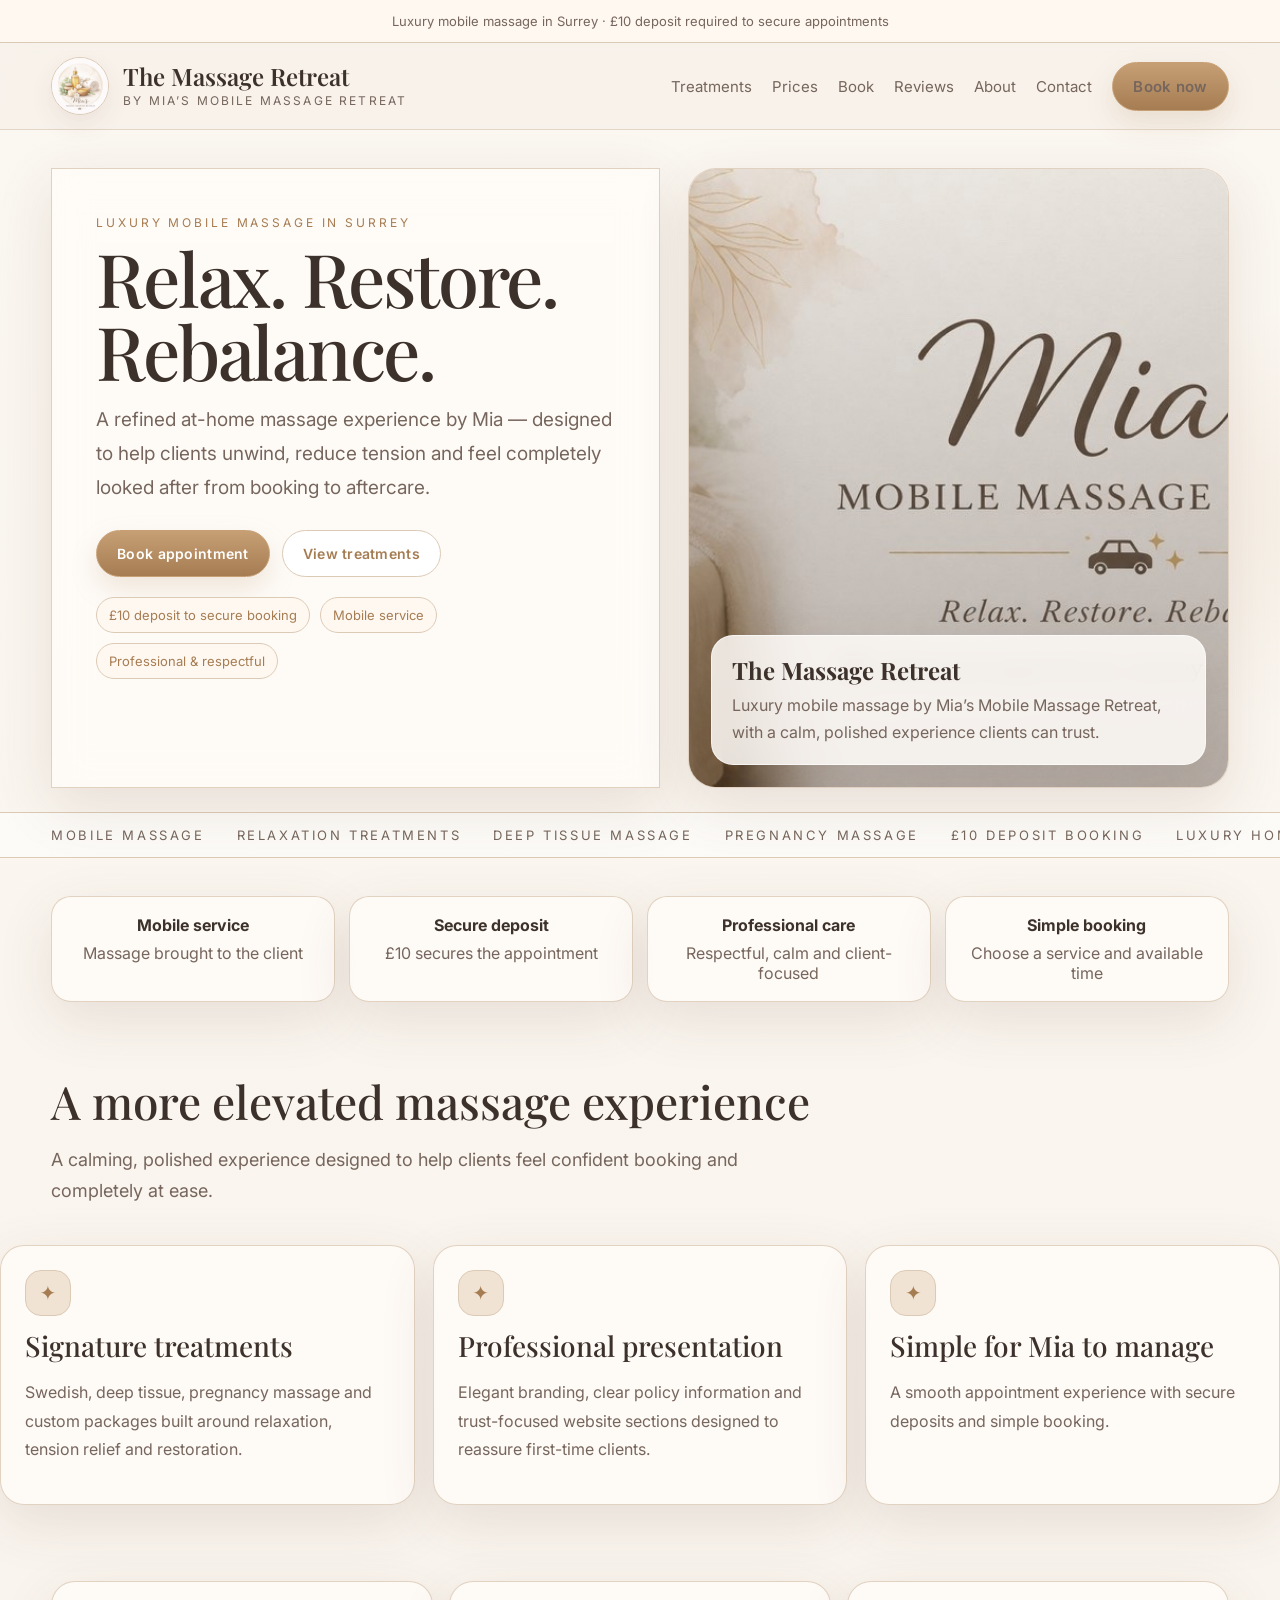
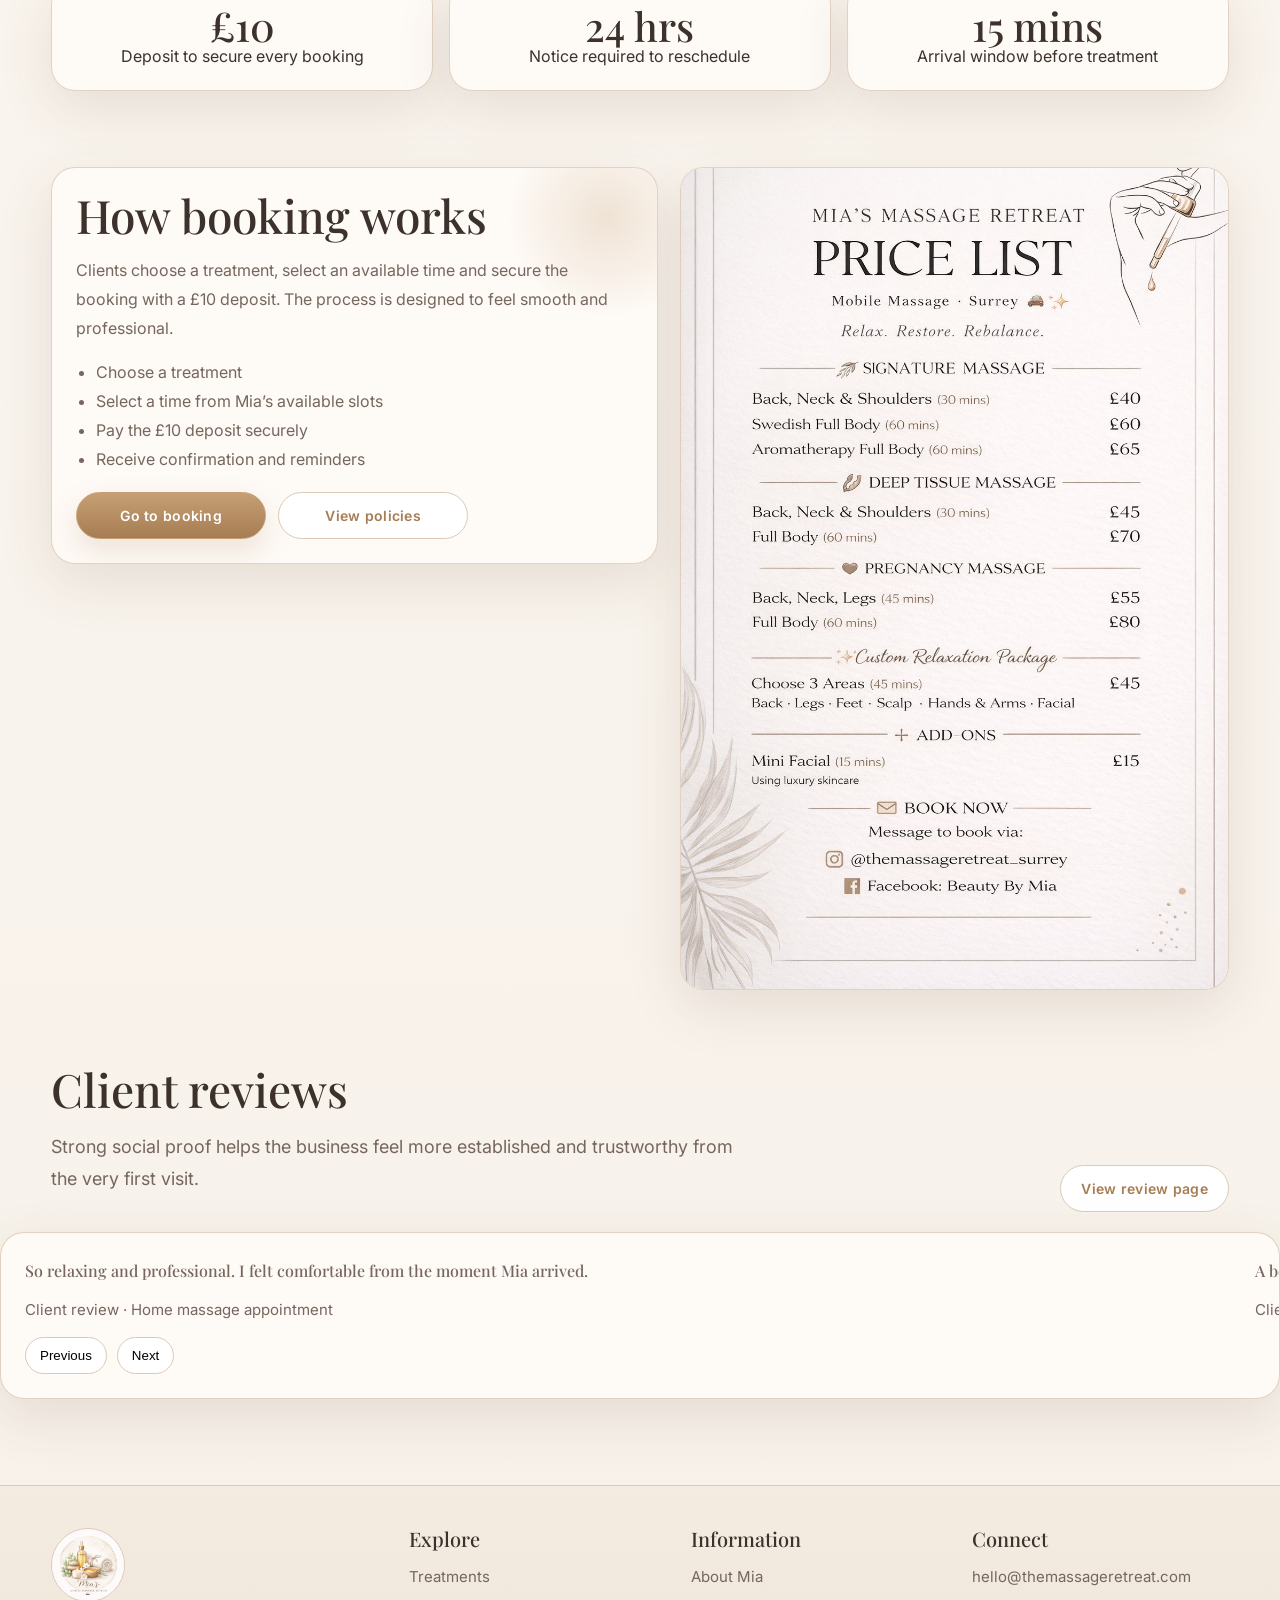
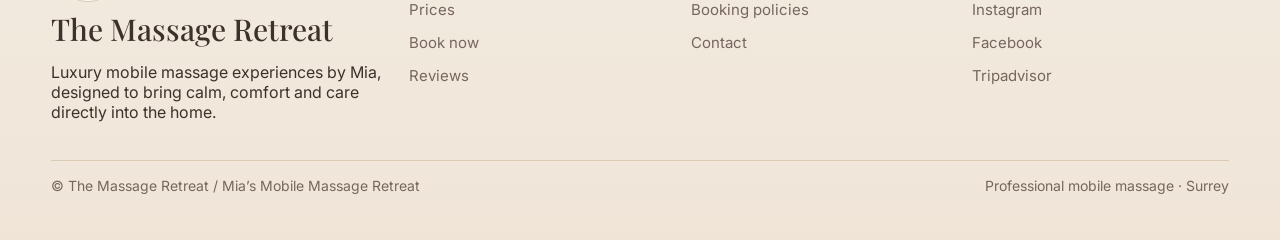
<file: index.html>
<!doctype html>
<html lang="en">
<head>
  <meta charset="utf-8">
  <meta name="viewport" content="width=device-width,initial-scale=1">
  <title>Home | The Massage Retreat</title>
  <meta name="description" content="Luxury mobile massage in Surrey by Mia. Relax, restore and rebalance from the comfort of your own home.">
  <link rel="preconnect" href="https://fonts.googleapis.com">
  <link rel="preconnect" href="https://fonts.gstatic.com" crossorigin>
  <link href="https://fonts.googleapis.com/css2?family=Inter:wght@400;500;600&family=Playfair+Display:wght@500;600&display=swap" rel="stylesheet">
  <link rel="stylesheet" href="/assets/styles.css">
</head>
<body>
  <div class="topbar"><div class="container topbar-inner">Luxury mobile massage in Surrey · £10 deposit required to secure appointments</div></div>
  <header class="site-header">
    <div class="container">
      <div class="nav">
        <a class="brand" href="/">
          <img src="/assets/logo-main.jpeg" alt="The Massage Retreat logo">
          <div><h2>The Massage Retreat</h2><p>by Mia’s Mobile Massage Retreat</p></div>
        </a>
        <nav class="nav-links">
          <a href="/treatments.html">Treatments</a>
          <a href="/prices.html">Prices</a>
          <a href="/book.html">Book</a>
          <a href="/reviews.html">Reviews</a>
          <a href="/about.html">About</a>
          <a href="/contact.html">Contact</a>
          <a class="btn" href="/book.html">Book now</a>
        </nav>
        <button class="mobile-menu-btn" data-menu-btn>Menu</button>
      </div>
      <div class="mobile-panel" data-mobile-panel>
        <a href="/treatments.html">Treatments</a>
        <a href="/prices.html">Prices</a>
        <a href="/book.html">Book</a>
        <a href="/reviews.html">Reviews</a>
        <a href="/about.html">About</a>
        <a href="/contact.html">Contact</a>
      </div>
    </div>
  </header>
  
<main>
  <section class="hero">
    <div class="container hero-grid">
      <div class="glass hero-copy reveal">
        <div class="eyebrow">Luxury mobile massage in Surrey</div>
        <h1>Relax. Restore. Rebalance.</h1>
        <p class="lead">A refined at-home massage experience by Mia — designed to help clients unwind, reduce tension and feel completely looked after from booking to aftercare.</p>
        <div class="hero-actions">
          <a class="btn" href="/book.html">Book appointment</a>
          <a class="btn secondary" href="/treatments.html">View treatments</a>
        </div>
        <div class="inline-tags">
          <span class="tag">£10 deposit to secure booking</span>
          <span class="tag">Mobile service</span>
          <span class="tag">Professional & respectful</span>
        </div>
      </div>
      <div class="glass hero-visual reveal">
        <img src="/assets/hero-main.jpeg" alt="The Massage Retreat brand visual">
        <div class="hero-overlay"></div>
        <div class="floating-card">
          <strong>The Massage Retreat</strong>
          <div style="color:var(--muted);line-height:1.7">Luxury mobile massage by Mia’s Mobile Massage Retreat, with a calm, polished experience clients can trust.</div>
        </div>
      </div>
    </div>
  </section>
  <div class="marquee-wrap">
    <div class="container">
      <div class="marquee">
        <span>Mobile massage</span><span>Relaxation treatments</span><span>Deep tissue massage</span><span>Pregnancy massage</span><span>£10 deposit booking</span><span>Luxury home experience</span>
        <span>Mobile massage</span><span>Relaxation treatments</span><span>Deep tissue massage</span><span>Pregnancy massage</span><span>£10 deposit booking</span><span>Luxury home experience</span>
      </div>
    </div>
  </div>
  <section class="section">
    <div class="container trust-strip">
      <div class="card trust-item reveal"><strong>Mobile service</strong><div style="color:var(--muted);margin-top:8px">Massage brought to the client</div></div>
      <div class="card trust-item reveal"><strong>Secure deposit</strong><div style="color:var(--muted);margin-top:8px">£10 secures the appointment</div></div>
      <div class="card trust-item reveal"><strong>Professional care</strong><div style="color:var(--muted);margin-top:8px">Respectful, calm and client-focused</div></div>
      <div class="card trust-item reveal"><strong>Simple booking</strong><div style="color:var(--muted);margin-top:8px">Choose a service and available time</div></div>
    </div>
  </section>
  <section class="section">
    <div class="container section-head">
      <div>
        <h2 class="section-title">A more elevated massage experience</h2>
        <p class="section-copy">A calming, polished experience designed to help clients feel confident booking and completely at ease.</p>
      </div>
    </div>
    <div class="grid-3">
      <div class="card reveal"><div class="icon">✦</div><h3>Signature treatments</h3><p>Swedish, deep tissue, pregnancy massage and custom packages built around relaxation, tension relief and restoration.</p></div>
      <div class="card reveal"><div class="icon">✦</div><h3>Professional presentation</h3><p>Elegant branding, clear policy information and trust-focused website sections designed to reassure first-time clients.</p></div>
      <div class="card reveal"><div class="icon">✦</div><h3>Simple for Mia to manage</h3><p>A smooth appointment experience with secure deposits and simple booking.</p></div>
    </div>
  </section>
  <section class="section">
    <div class="container stat-row">
      <div class="card stat reveal"><strong>£10</strong><span>Deposit to secure every booking</span></div>
      <div class="card stat reveal"><strong>24 hrs</strong><span>Notice required to reschedule</span></div>
      <div class="card stat reveal"><strong>15 mins</strong><span>Arrival window before treatment</span></div>
    </div>
  </section>
  <section class="section">
    <div class="container booking-layout">
      <div class="card reveal callout">
        <h2 class="section-title">How booking works</h2>
        <p class="section-copy">Clients choose a treatment, select an available time and secure the booking with a £10 deposit. The process is designed to feel smooth and professional.</p>
        <ul><li>Choose a treatment</li><li>Select a time from Mia’s available slots</li><li>Pay the £10 deposit securely</li><li>Receive confirmation and reminders</li></ul>
        <div style="margin-top:18px;display:flex;gap:12px;flex-wrap:wrap"><a class="btn" href="/book.html">Go to booking</a><a class="btn secondary" href="/policies.html">View policies</a></div>
      </div>
      <div class="card image-card reveal"><img src="/assets/pricing-card.jpeg" alt="Massage pricing and treatment details"></div>
    </div>
  </section>
  <section class="section">
    <div class="container section-head">
      <div><h2 class="section-title">Client reviews</h2><p class="section-copy">Strong social proof helps the business feel more established and trustworthy from the very first visit.</p></div>
      <a class="btn secondary" href="/reviews.html">View review page</a>
    </div>
    <div class="card review-slider reveal" data-review-slider>
      <div class="review-track" data-review-track>
        <div class="review-slide"><p class="review-quote" data-review-1>So relaxing and professional. I felt comfortable from the moment Mia arrived.</p><div class="review-meta">Client review · Home massage appointment</div></div>
        <div class="review-slide"><p class="review-quote" data-review-2>A beautiful experience from start to finish. I would absolutely book again.</p><div class="review-meta">Client review · Returning customer</div></div>
        <div class="review-slide"><p class="review-quote" data-review-3>Calm, professional and convenient. Having the treatment at home made all the difference.</p><div class="review-meta">Client review · First-time booking</div></div>
      </div>
      <div class="review-controls"><button class="review-btn" data-prev>Previous</button><button class="review-btn" data-next>Next</button></div>
    </div>
  </section>
</main>

  <footer class="footer">
    <div class="container">
      <div class="footer-grid">
        <div class="footer-brand">
          <img src="/assets/logo-main.jpeg" alt="The Massage Retreat logo">
          <h3>The Massage Retreat</h3>
          <p>Luxury mobile massage experiences by Mia, designed to bring calm, comfort and care directly into the home.</p>
        </div>
        <div class="footer-col">
          <h4>Explore</h4>
          <a href="/treatments.html">Treatments</a>
          <a href="/prices.html">Prices</a>
          <a href="/book.html">Book now</a>
          <a href="/reviews.html">Reviews</a>
        </div>
        <div class="footer-col">
          <h4>Information</h4>
          <a href="/about.html">About Mia</a>
          <a href="/policies.html">Booking policies</a>
          <a href="/contact.html">Contact</a>
        </div>
        <div class="footer-col">
          <h4>Connect</h4>
          <a data-email-link href="mailto:hello@themassageretreat.com">hello@themassageretreat.com</a>
          <a data-phone-link class="hidden" href="#"></a>
          <a data-instagram-link href="#">Instagram</a>
          <a data-facebook-link href="#">Facebook</a>
          <a data-tripadvisor-link href="#">Tripadvisor</a>
        </div>
      </div>
      <div class="footer-bottom">
        <div>© The Massage Retreat / Mia’s Mobile Massage Retreat</div>
        <div>Professional mobile massage · Surrey</div>
      </div>
    </div>
  </footer>
  <script src="/assets/config.js"></script>
  <script src="/assets/script.js"></script>
</body>
</html>
</file>
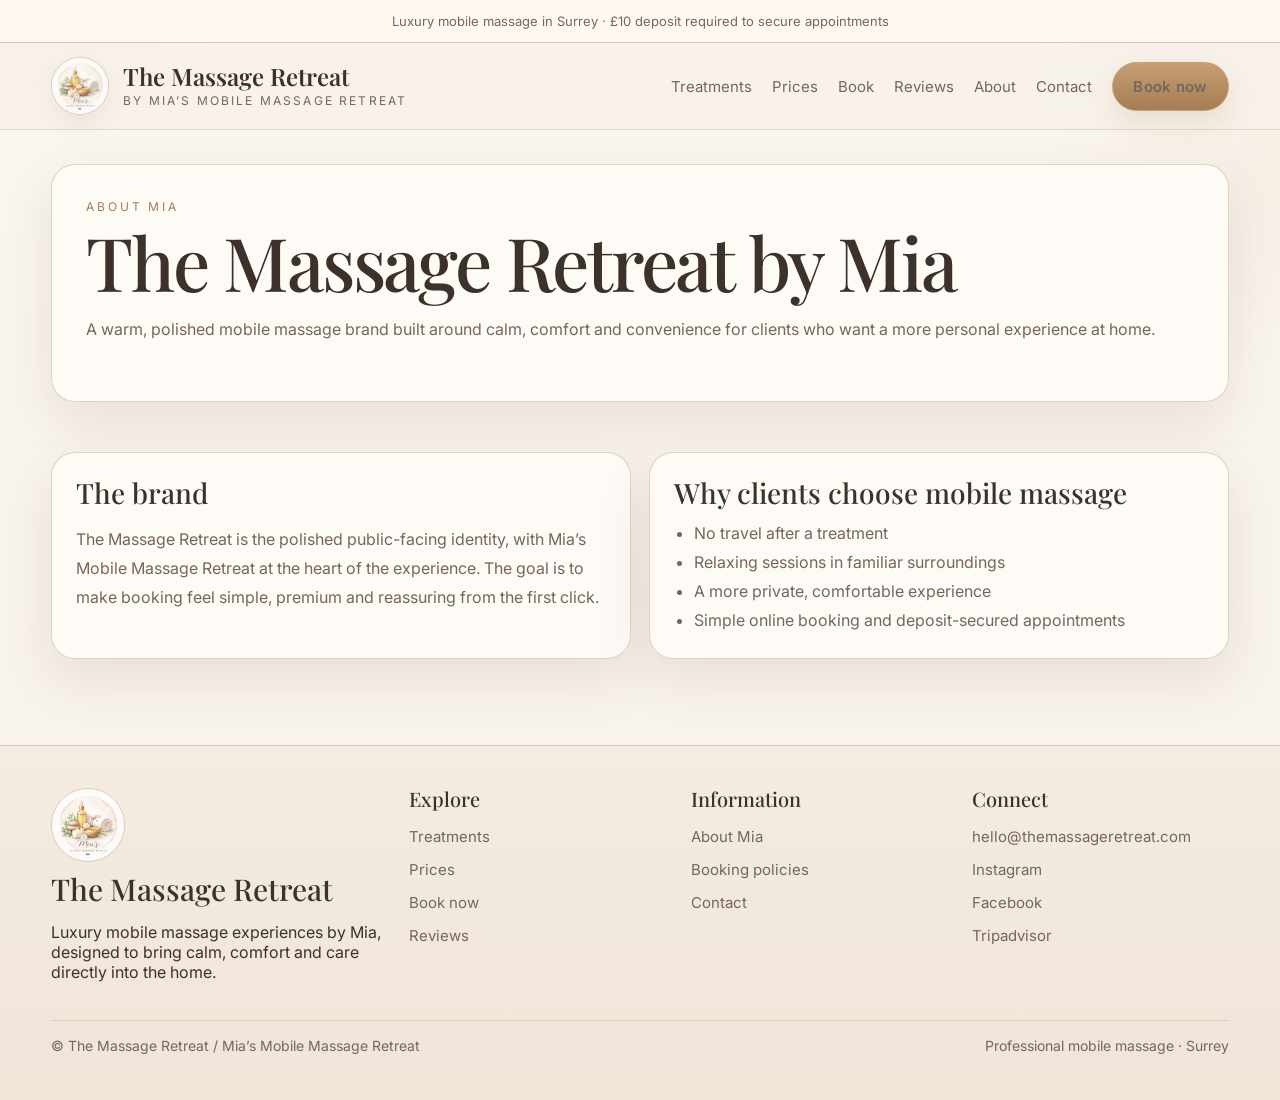
<file: about.html>
<!doctype html>
<html lang="en">
<head>
  <meta charset="utf-8">
  <meta name="viewport" content="width=device-width,initial-scale=1">
  <title>About | The Massage Retreat</title>
  <meta name="description" content="Luxury mobile massage in Surrey by Mia. Relax, restore and rebalance from the comfort of your own home.">
  <link rel="preconnect" href="https://fonts.googleapis.com">
  <link rel="preconnect" href="https://fonts.gstatic.com" crossorigin>
  <link href="https://fonts.googleapis.com/css2?family=Inter:wght@400;500;600&family=Playfair+Display:wght@500;600&display=swap" rel="stylesheet">
  <link rel="stylesheet" href="/assets/styles.css">
</head>
<body>
  <div class="topbar"><div class="container topbar-inner">Luxury mobile massage in Surrey · £10 deposit required to secure appointments</div></div>
  <header class="site-header">
    <div class="container">
      <div class="nav">
        <a class="brand" href="/">
          <img src="/assets/logo-main.jpeg" alt="The Massage Retreat logo">
          <div><h2>The Massage Retreat</h2><p>by Mia’s Mobile Massage Retreat</p></div>
        </a>
        <nav class="nav-links">
          <a href="/treatments.html">Treatments</a>
          <a href="/prices.html">Prices</a>
          <a href="/book.html">Book</a>
          <a href="/reviews.html">Reviews</a>
          <a href="/about.html">About</a>
          <a href="/contact.html">Contact</a>
          <a class="btn" href="/book.html">Book now</a>
        </nav>
        <button class="mobile-menu-btn" data-menu-btn>Menu</button>
      </div>
      <div class="mobile-panel" data-mobile-panel>
        <a href="/treatments.html">Treatments</a>
        <a href="/prices.html">Prices</a>
        <a href="/book.html">Book</a>
        <a href="/reviews.html">Reviews</a>
        <a href="/about.html">About</a>
        <a href="/contact.html">Contact</a>
      </div>
    </div>
  </header>
  
<main class="page-hero"><div class="container"><div class="card reveal"><div class="eyebrow">About Mia</div><h1>The Massage Retreat by Mia</h1><p class="lead">A warm, polished mobile massage brand built around calm, comfort and convenience for clients who want a more personal experience at home.</p></div></div></main>
<section class="section"><div class="container grid-2"><div class="card reveal"><h3>The brand</h3><p>The Massage Retreat is the polished public-facing identity, with Mia’s Mobile Massage Retreat at the heart of the experience. The goal is to make booking feel simple, premium and reassuring from the first click.</p></div><div class="card reveal"><h3>Why clients choose mobile massage</h3><ul><li>No travel after a treatment</li><li>Relaxing sessions in familiar surroundings</li><li>A more private, comfortable experience</li><li>Simple online booking and deposit-secured appointments</li></ul></div></div></section>

  <footer class="footer">
    <div class="container">
      <div class="footer-grid">
        <div class="footer-brand">
          <img src="/assets/logo-main.jpeg" alt="The Massage Retreat logo">
          <h3>The Massage Retreat</h3>
          <p>Luxury mobile massage experiences by Mia, designed to bring calm, comfort and care directly into the home.</p>
        </div>
        <div class="footer-col">
          <h4>Explore</h4>
          <a href="/treatments.html">Treatments</a>
          <a href="/prices.html">Prices</a>
          <a href="/book.html">Book now</a>
          <a href="/reviews.html">Reviews</a>
        </div>
        <div class="footer-col">
          <h4>Information</h4>
          <a href="/about.html">About Mia</a>
          <a href="/policies.html">Booking policies</a>
          <a href="/contact.html">Contact</a>
        </div>
        <div class="footer-col">
          <h4>Connect</h4>
          <a data-email-link href="mailto:hello@themassageretreat.com">hello@themassageretreat.com</a>
          <a data-phone-link class="hidden" href="#"></a>
          <a data-instagram-link href="#">Instagram</a>
          <a data-facebook-link href="#">Facebook</a>
          <a data-tripadvisor-link href="#">Tripadvisor</a>
        </div>
      </div>
      <div class="footer-bottom">
        <div>© The Massage Retreat / Mia’s Mobile Massage Retreat</div>
        <div>Professional mobile massage · Surrey</div>
      </div>
    </div>
  </footer>
  <script src="/assets/config.js"></script>
  <script src="/assets/script.js"></script>
</body>
</html>
</file>
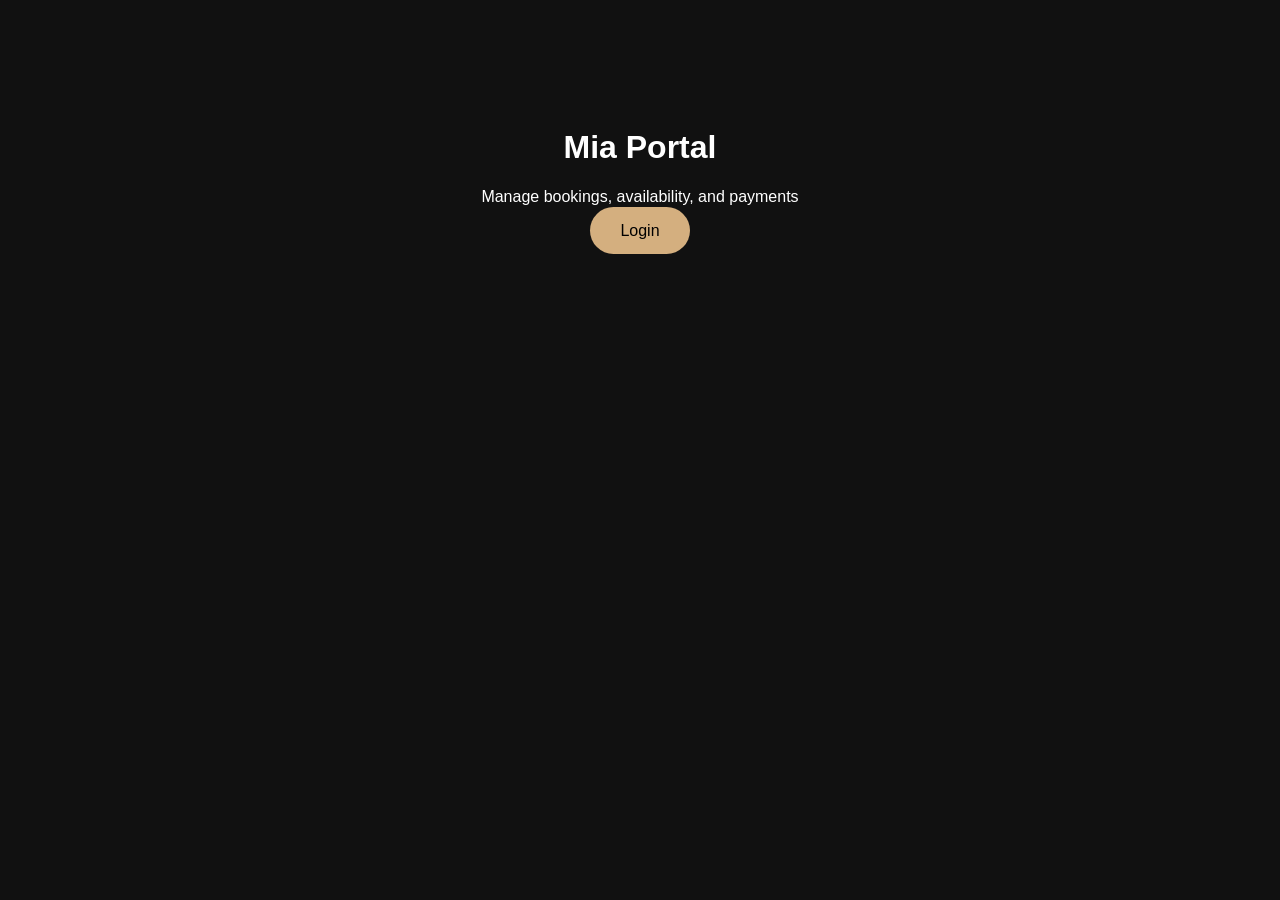
<file: admin.html>
<!DOCTYPE html>
<html>
<body style="font-family:Arial;text-align:center;padding-top:100px;background:#111;color:white">
<h1>Mia Portal</h1>
<p>Manage bookings, availability, and payments</p>
<a href="https://www.fresha.com/login" style="padding:15px 30px;background:#d4af7f;color:black;border-radius:30px;text-decoration:none">Login</a>
</body>
</html>
</file>
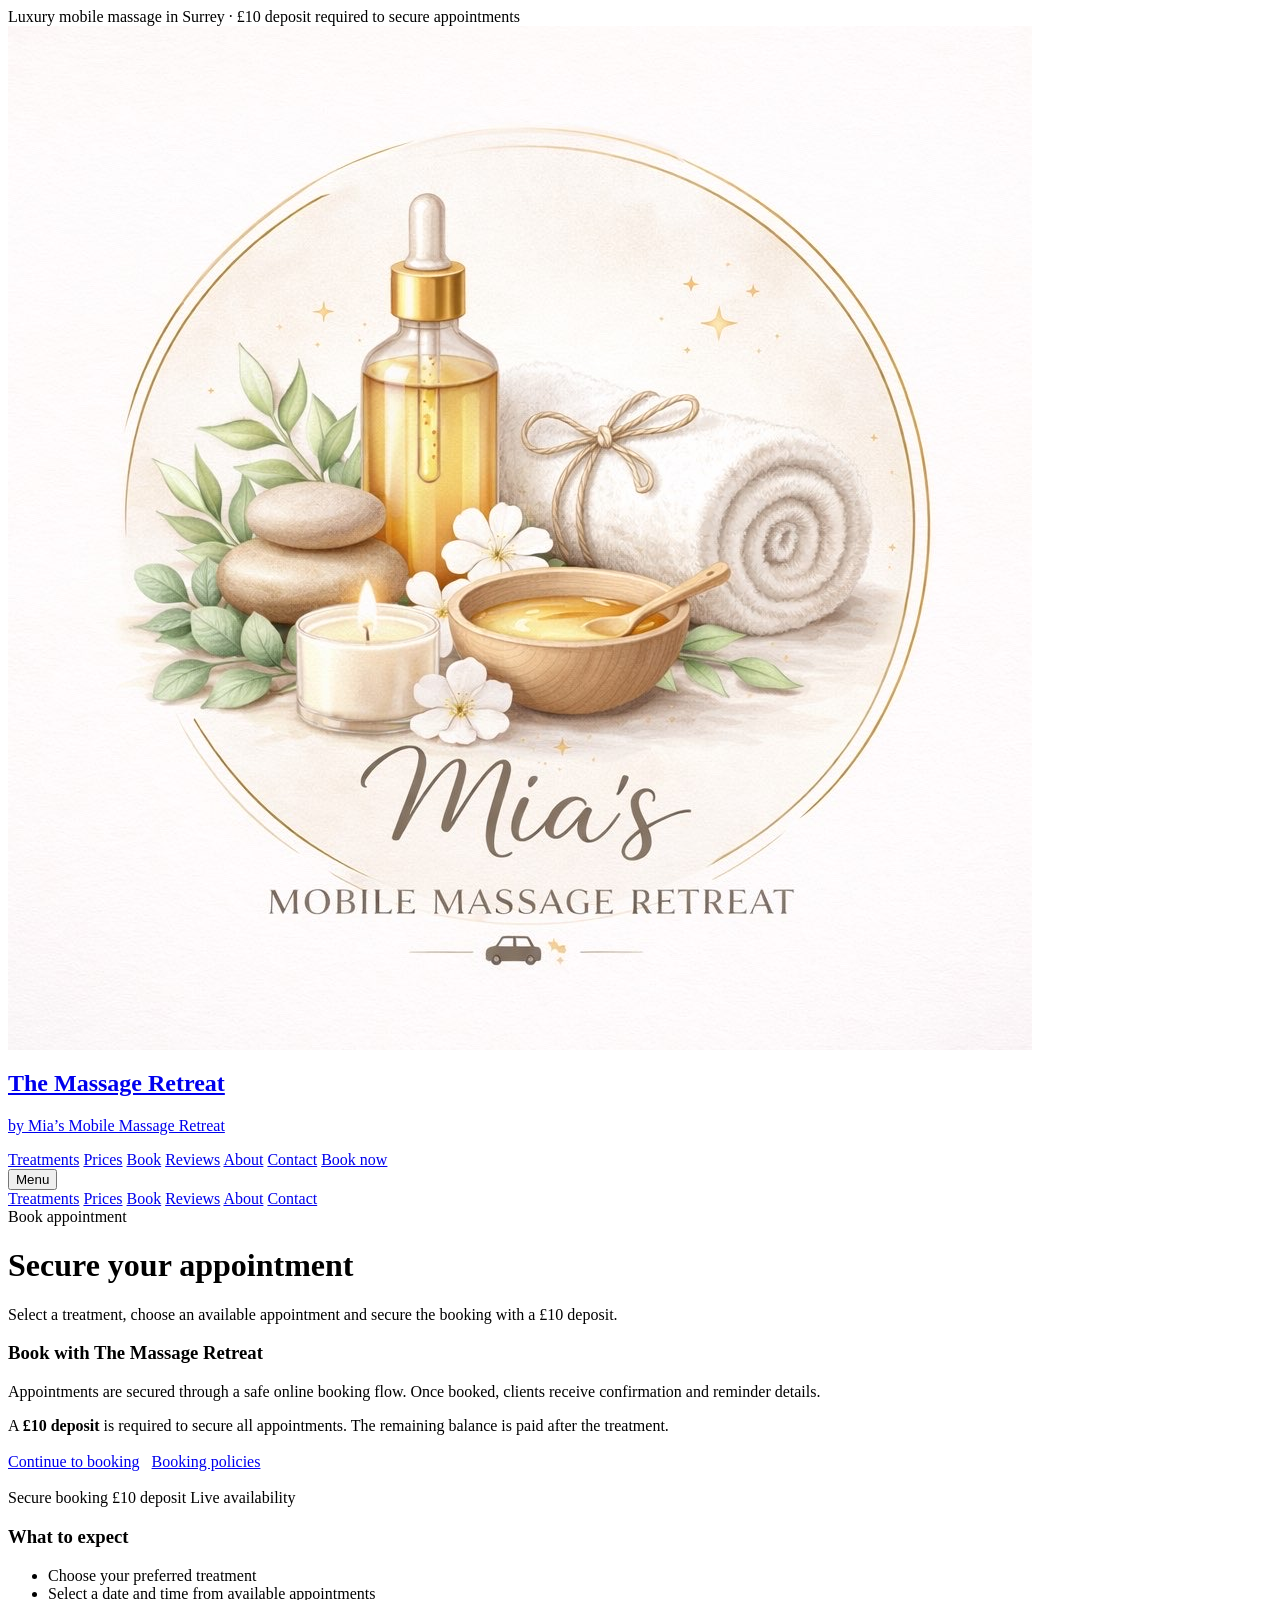
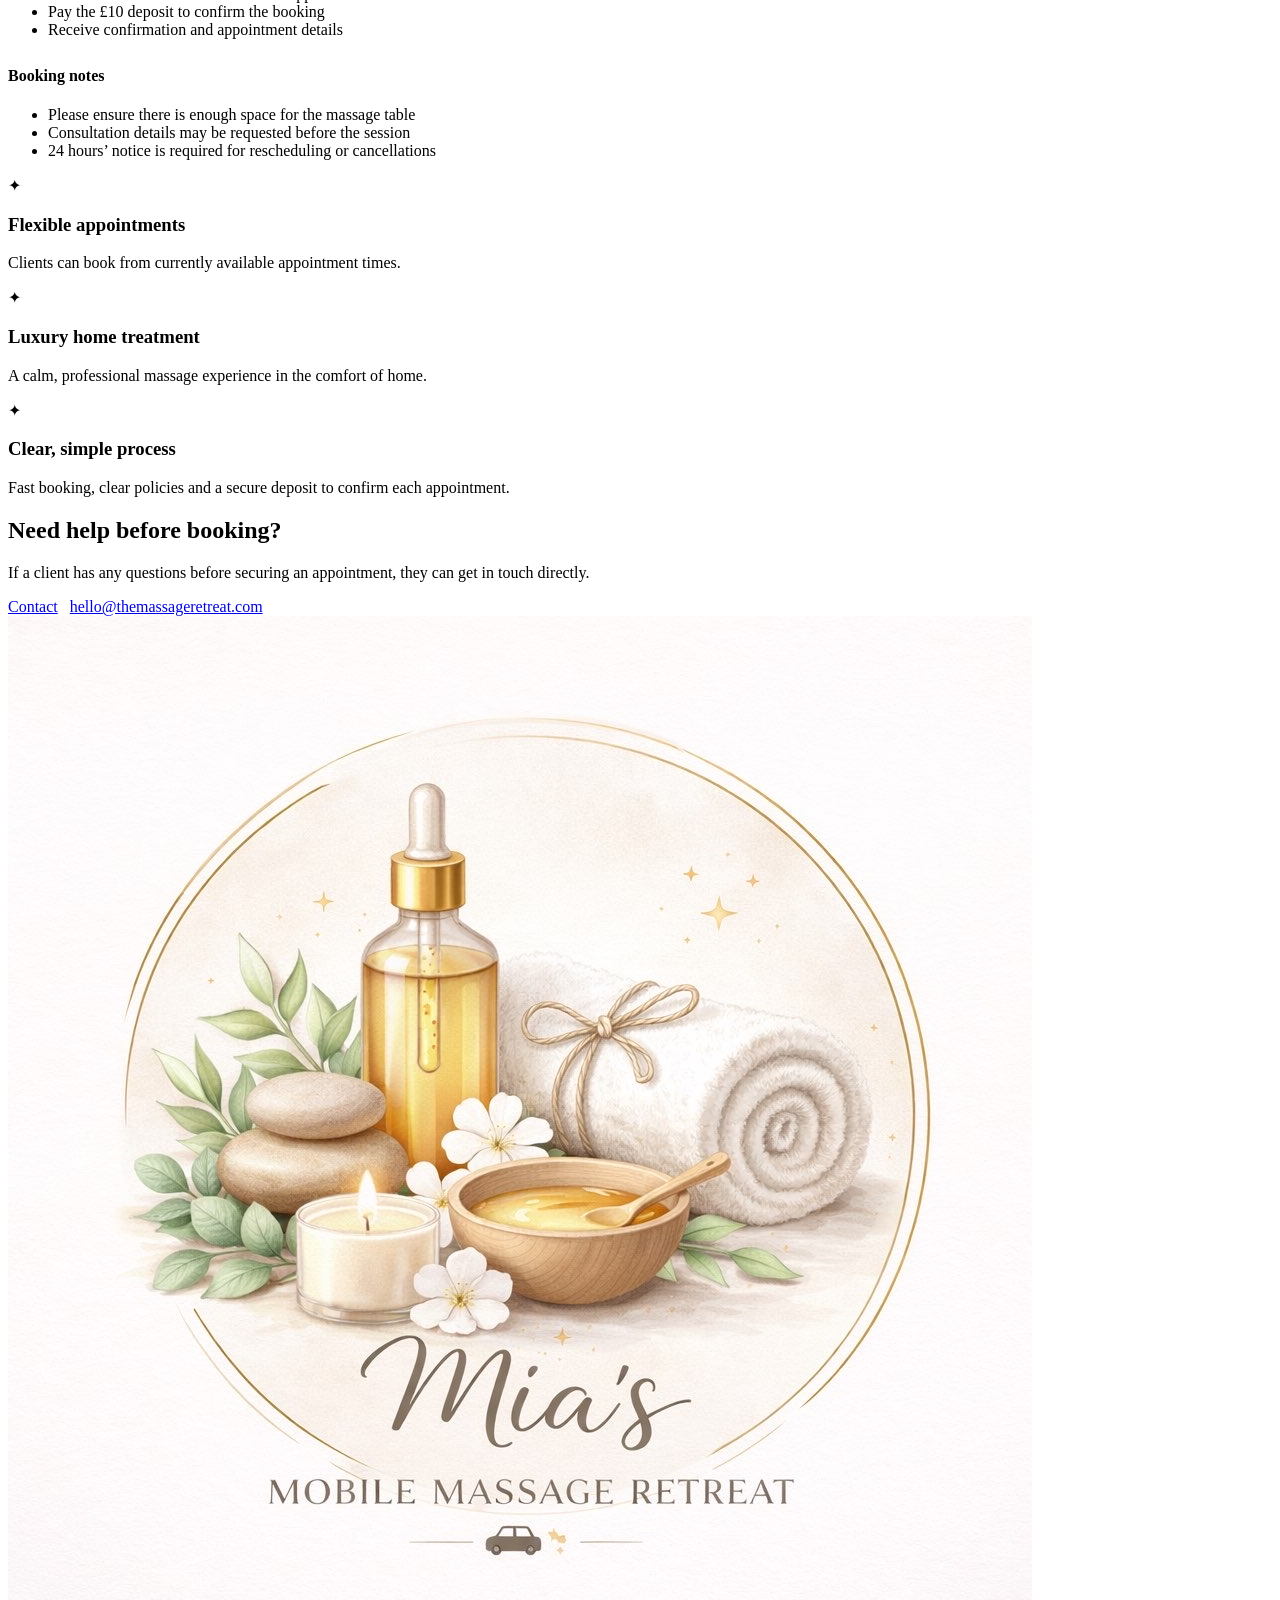
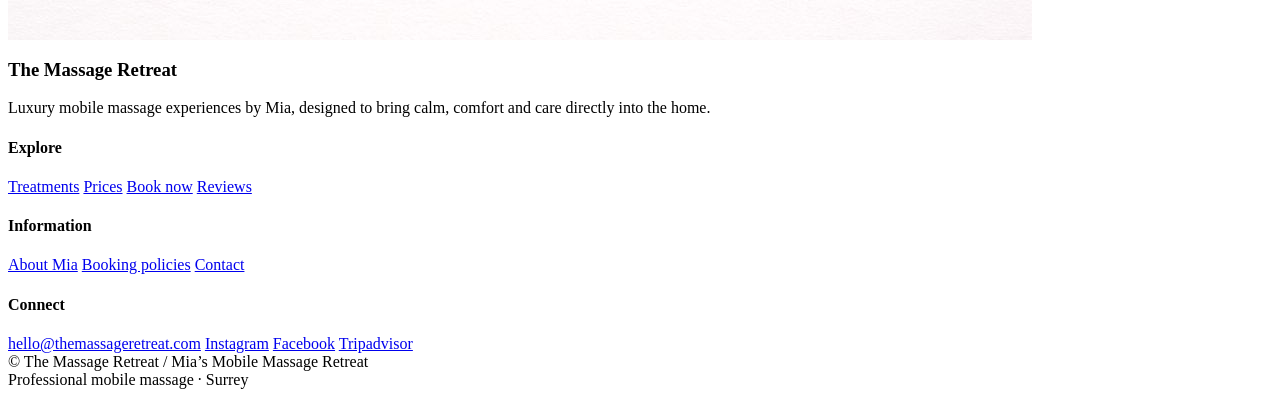
<file: book.html>
<body>
  <div class="topbar"><div class="container topbar-inner">Luxury mobile massage in Surrey · £10 deposit required to secure appointments</div></div>
  <header class="site-header">
    <div class="container">
      <div class="nav">
        <a class="brand" href="/">
          <img src="/assets/logo-main.jpeg" alt="The Massage Retreat logo">
          <div><h2>The Massage Retreat</h2><p>by Mia’s Mobile Massage Retreat</p></div>
        </a>
        <nav class="nav-links">
          <a href="/treatments.html">Treatments</a>
          <a href="/prices.html">Prices</a>
          <a href="/book.html">Book</a>
          <a href="/reviews.html">Reviews</a>
          <a href="/about.html">About</a>
          <a href="/contact.html">Contact</a>
          <a class="btn" href="/book.html">Book now</a>
        </nav>
        <button class="mobile-menu-btn" data-menu-btn>Menu</button>
      </div>
      <div class="mobile-panel" data-mobile-panel>
        <a href="/treatments.html">Treatments</a>
        <a href="/prices.html">Prices</a>
        <a href="/book.html">Book</a>
        <a href="/reviews.html">Reviews</a>
        <a href="/about.html">About</a>
        <a href="/contact.html">Contact</a>
      </div>
    </div>
  </header>
<main class="page-hero">
  <div class="container">
    <div class="card reveal">
      <div class="eyebrow">Book appointment</div>
      <h1>Secure your appointment</h1>
      <p class="lead">Select a treatment, choose an available appointment and secure the booking with a £10 deposit.</p>
    </div>
  </div>
</main>

<section class="section">
  <div class="container booking-layout">
    <div class="card reveal callout">
      <h3>Book with The Massage Retreat</h3>
      <p>Appointments are secured through a safe online booking flow. Once booked, clients receive confirmation and reminder details.</p>
      <div class="note" style="margin:16px 0 18px">
        A <strong>£10 deposit</strong> is required to secure all appointments. The remaining balance is paid after the treatment.
      </div>
      <div style="display:flex;gap:12px;flex-wrap:wrap">
        <a class="btn" data-booking-link href="#" target="_blank" rel="noopener">Continue to booking</a>
        <a class="btn secondary" href="/policies.html">Booking policies</a>
      </div>
      <div class="inline-tags" style="margin-top:18px">
        <span class="tag">Secure booking</span>
        <span class="tag">£10 deposit</span>
        <span class="tag">Live availability</span>
      </div>
    </div>

    <div class="card reveal">
      <h3>What to expect</h3>
      <ul>
        <li>Choose your preferred treatment</li>
        <li>Select a date and time from available appointments</li>
        <li>Pay the £10 deposit to confirm the booking</li>
        <li>Receive confirmation and appointment details</li>
      </ul>
      <div style="height:12px"></div>
      <h4 style="margin-top:0">Booking notes</h4>
      <ul>
        <li>Please ensure there is enough space for the massage table</li>
        <li>Consultation details may be requested before the session</li>
        <li>24 hours’ notice is required for rescheduling or cancellations</li>
      </ul>
    </div>
  </div>
</section>

<section class="section">
  <div class="container grid-3">
    <div class="card reveal">
      <div class="icon">✦</div>
      <h3>Flexible appointments</h3>
      <p>Clients can book from currently available appointment times.</p>
    </div>
    <div class="card reveal">
      <div class="icon">✦</div>
      <h3>Luxury home treatment</h3>
      <p>A calm, professional massage experience in the comfort of home.</p>
    </div>
    <div class="card reveal">
      <div class="icon">✦</div>
      <h3>Clear, simple process</h3>
      <p>Fast booking, clear policies and a secure deposit to confirm each appointment.</p>
    </div>
  </div>
</section>

<section class="section">
  <div class="container card reveal">
    <div class="section-head" style="margin-bottom:8px">
      <div>
        <h2 class="section-title">Need help before booking?</h2>
        <p class="section-copy">If a client has any questions before securing an appointment, they can get in touch directly.</p>
      </div>
    </div>
    <div style="display:flex;gap:12px;flex-wrap:wrap">
      <a class="btn secondary" href="/contact.html">Contact</a>
      <a class="btn secondary" data-email-link href="mailto:hello@themassageretreat.com">hello@themassageretreat.com</a>
    </div>
  </div>
</section>
<footer class="footer">
    <div class="container">
      <div class="footer-grid">
        <div class="footer-brand">
          <img src="/assets/logo-main.jpeg" alt="The Massage Retreat logo">
          <h3>The Massage Retreat</h3>
          <p>Luxury mobile massage experiences by Mia, designed to bring calm, comfort and care directly into the home.</p>
        </div>
        <div class="footer-col">
          <h4>Explore</h4>
          <a href="/treatments.html">Treatments</a>
          <a href="/prices.html">Prices</a>
          <a href="/book.html">Book now</a>
          <a href="/reviews.html">Reviews</a>
        </div>
        <div class="footer-col">
          <h4>Information</h4>
          <a href="/about.html">About Mia</a>
          <a href="/policies.html">Booking policies</a>
          <a href="/contact.html">Contact</a>
        </div>
        <div class="footer-col">
          <h4>Connect</h4>
          <a data-email-link href="mailto:hello@themassageretreat.com">hello@themassageretreat.com</a>
          <a data-phone-link class="hidden" href="#"></a>
          <a data-instagram-link href="#">Instagram</a>
          <a data-facebook-link href="#">Facebook</a>
          <a data-tripadvisor-link href="#">Tripadvisor</a>
        </div>
      </div>
      <div class="footer-bottom">
        <div>© The Massage Retreat / Mia’s Mobile Massage Retreat</div>
        <div>Professional mobile massage · Surrey</div>
      </div>
    </div>
  </footer>
  <script src="/assets/config.js"></script>
  <script src="/assets/script.js"></script>
</body>
</file>
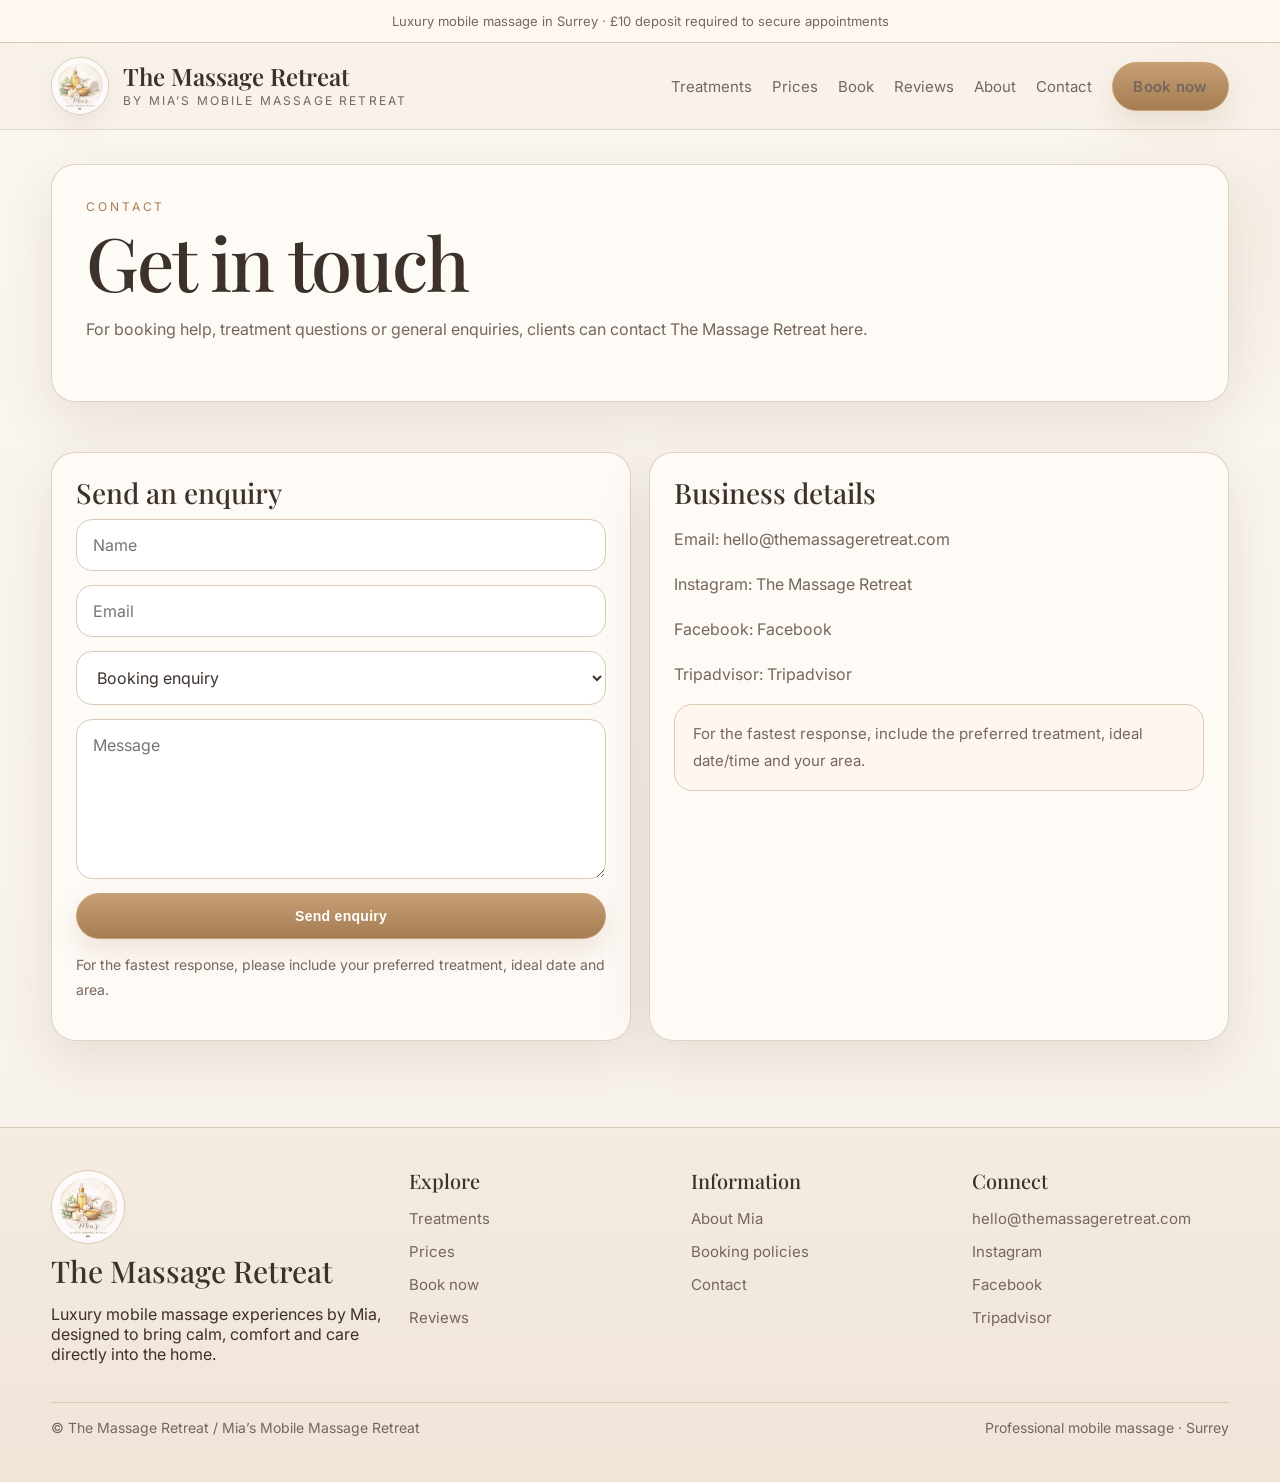
<file: contact.html>
<!doctype html>
<html lang="en">
<head>
  <meta charset="utf-8">
  <meta name="viewport" content="width=device-width,initial-scale=1">
  <title>Contact | The Massage Retreat</title>
  <meta name="description" content="Luxury mobile massage in Surrey by Mia. Relax, restore and rebalance from the comfort of your own home.">
  <link rel="preconnect" href="https://fonts.googleapis.com">
  <link rel="preconnect" href="https://fonts.gstatic.com" crossorigin>
  <link href="https://fonts.googleapis.com/css2?family=Inter:wght@400;500;600&family=Playfair+Display:wght@500;600&display=swap" rel="stylesheet">
  <link rel="stylesheet" href="/assets/styles.css">
</head>
<body>
  <div class="topbar"><div class="container topbar-inner">Luxury mobile massage in Surrey · £10 deposit required to secure appointments</div></div>
  <header class="site-header">
    <div class="container">
      <div class="nav">
        <a class="brand" href="/">
          <img src="/assets/logo-main.jpeg" alt="The Massage Retreat logo">
          <div><h2>The Massage Retreat</h2><p>by Mia’s Mobile Massage Retreat</p></div>
        </a>
        <nav class="nav-links">
          <a href="/treatments.html">Treatments</a>
          <a href="/prices.html">Prices</a>
          <a href="/book.html">Book</a>
          <a href="/reviews.html">Reviews</a>
          <a href="/about.html">About</a>
          <a href="/contact.html">Contact</a>
          <a class="btn" href="/book.html">Book now</a>
        </nav>
        <button class="mobile-menu-btn" data-menu-btn>Menu</button>
      </div>
      <div class="mobile-panel" data-mobile-panel>
        <a href="/treatments.html">Treatments</a>
        <a href="/prices.html">Prices</a>
        <a href="/book.html">Book</a>
        <a href="/reviews.html">Reviews</a>
        <a href="/about.html">About</a>
        <a href="/contact.html">Contact</a>
      </div>
    </div>
  </header>
  
<main class="page-hero"><div class="container"><div class="card reveal"><div class="eyebrow">Contact</div><h1>Get in touch</h1><p class="lead">For booking help, treatment questions or general enquiries, clients can contact The Massage Retreat here.</p></div></div></main>
<section class="section"><div class="container grid-2"><div class="card reveal"><h3>Send an enquiry</h3><form class="form-grid"><input class="input" type="text" placeholder="Name"><input class="input" type="email" placeholder="Email"><select class="input"><option>Booking enquiry</option><option>Treatment question</option><option>General enquiry</option></select><textarea placeholder="Message"></textarea><button class="btn" type="button">Send enquiry</button></form><p style="color:var(--muted);font-size:14px;line-height:1.75">For the fastest response, please include your preferred treatment, ideal date and area.</p></div><div class="card reveal"><h3>Business details</h3><p>Email: <a data-email-link href="mailto:hello@themassageretreat.com">hello@themassageretreat.com</a></p><p data-phone-link class="hidden"></p><p>Instagram: <a data-instagram-link href="#">The Massage Retreat</a></p><p>Facebook: <a data-facebook-link href="#">Facebook</a></p><p>Tripadvisor: <a data-tripadvisor-link href="#">Tripadvisor</a></p><div class="note" style="margin-top:16px">For the fastest response, include the preferred treatment, ideal date/time and your area.</div></div></div></section>

  <footer class="footer">
    <div class="container">
      <div class="footer-grid">
        <div class="footer-brand">
          <img src="/assets/logo-main.jpeg" alt="The Massage Retreat logo">
          <h3>The Massage Retreat</h3>
          <p>Luxury mobile massage experiences by Mia, designed to bring calm, comfort and care directly into the home.</p>
        </div>
        <div class="footer-col">
          <h4>Explore</h4>
          <a href="/treatments.html">Treatments</a>
          <a href="/prices.html">Prices</a>
          <a href="/book.html">Book now</a>
          <a href="/reviews.html">Reviews</a>
        </div>
        <div class="footer-col">
          <h4>Information</h4>
          <a href="/about.html">About Mia</a>
          <a href="/policies.html">Booking policies</a>
          <a href="/contact.html">Contact</a>
        </div>
        <div class="footer-col">
          <h4>Connect</h4>
          <a data-email-link href="mailto:hello@themassageretreat.com">hello@themassageretreat.com</a>
          <a data-phone-link class="hidden" href="#"></a>
          <a data-instagram-link href="#">Instagram</a>
          <a data-facebook-link href="#">Facebook</a>
          <a data-tripadvisor-link href="#">Tripadvisor</a>
        </div>
      </div>
      <div class="footer-bottom">
        <div>© The Massage Retreat / Mia’s Mobile Massage Retreat</div>
        <div>Professional mobile massage · Surrey</div>
      </div>
    </div>
  </footer>
  <script src="/assets/config.js"></script>
  <script src="/assets/script.js"></script>
</body>
</html>
</file>
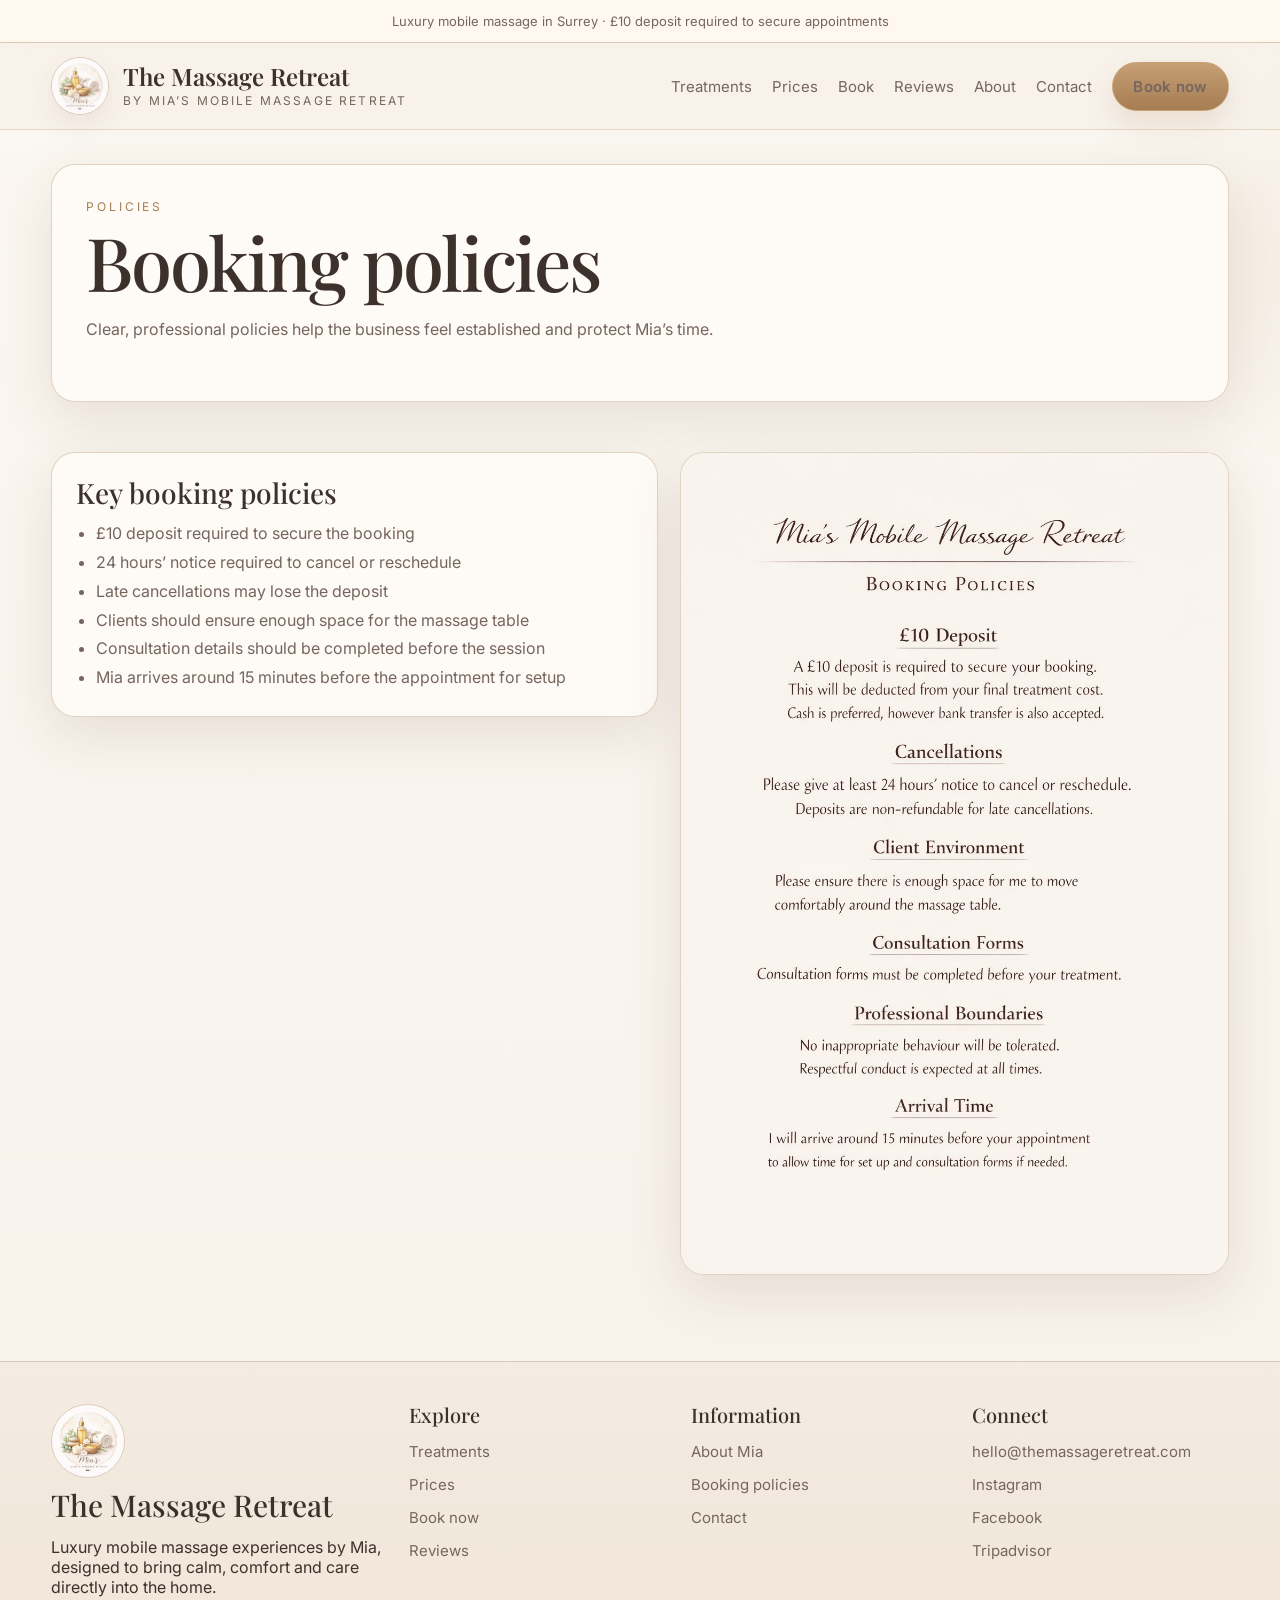
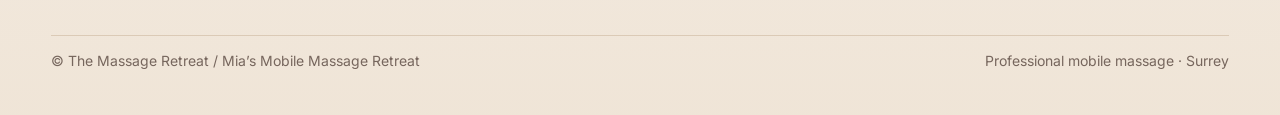
<file: policies.html>
<!doctype html>
<html lang="en">
<head>
  <meta charset="utf-8">
  <meta name="viewport" content="width=device-width,initial-scale=1">
  <title>Booking Policies | The Massage Retreat</title>
  <meta name="description" content="Luxury mobile massage in Surrey by Mia. Relax, restore and rebalance from the comfort of your own home.">
  <link rel="preconnect" href="https://fonts.googleapis.com">
  <link rel="preconnect" href="https://fonts.gstatic.com" crossorigin>
  <link href="https://fonts.googleapis.com/css2?family=Inter:wght@400;500;600&family=Playfair+Display:wght@500;600&display=swap" rel="stylesheet">
  <link rel="stylesheet" href="/assets/styles.css">
</head>
<body>
  <div class="topbar"><div class="container topbar-inner">Luxury mobile massage in Surrey · £10 deposit required to secure appointments</div></div>
  <header class="site-header">
    <div class="container">
      <div class="nav">
        <a class="brand" href="/">
          <img src="/assets/logo-main.jpeg" alt="The Massage Retreat logo">
          <div><h2>The Massage Retreat</h2><p>by Mia’s Mobile Massage Retreat</p></div>
        </a>
        <nav class="nav-links">
          <a href="/treatments.html">Treatments</a>
          <a href="/prices.html">Prices</a>
          <a href="/book.html">Book</a>
          <a href="/reviews.html">Reviews</a>
          <a href="/about.html">About</a>
          <a href="/contact.html">Contact</a>
          <a class="btn" href="/book.html">Book now</a>
        </nav>
        <button class="mobile-menu-btn" data-menu-btn>Menu</button>
      </div>
      <div class="mobile-panel" data-mobile-panel>
        <a href="/treatments.html">Treatments</a>
        <a href="/prices.html">Prices</a>
        <a href="/book.html">Book</a>
        <a href="/reviews.html">Reviews</a>
        <a href="/about.html">About</a>
        <a href="/contact.html">Contact</a>
      </div>
    </div>
  </header>
  
<main class="page-hero"><div class="container"><div class="card reveal"><div class="eyebrow">Policies</div><h1>Booking policies</h1><p class="lead">Clear, professional policies help the business feel established and protect Mia’s time.</p></div></div></main>
<section class="section">
  <div class="container booking-layout">
    <div class="card reveal"><h3>Key booking policies</h3><ul><li>£10 deposit required to secure the booking</li><li>24 hours’ notice required to cancel or reschedule</li><li>Late cancellations may lose the deposit</li><li>Clients should ensure enough space for the massage table</li><li>Consultation details should be completed before the session</li><li>Mia arrives around 15 minutes before the appointment for setup</li></ul></div>
    <div class="card image-card reveal"><img src="/assets/policies-card.jpeg" alt="Massage booking policies"></div>
  </div>
</section>

  <footer class="footer">
    <div class="container">
      <div class="footer-grid">
        <div class="footer-brand">
          <img src="/assets/logo-main.jpeg" alt="The Massage Retreat logo">
          <h3>The Massage Retreat</h3>
          <p>Luxury mobile massage experiences by Mia, designed to bring calm, comfort and care directly into the home.</p>
        </div>
        <div class="footer-col">
          <h4>Explore</h4>
          <a href="/treatments.html">Treatments</a>
          <a href="/prices.html">Prices</a>
          <a href="/book.html">Book now</a>
          <a href="/reviews.html">Reviews</a>
        </div>
        <div class="footer-col">
          <h4>Information</h4>
          <a href="/about.html">About Mia</a>
          <a href="/policies.html">Booking policies</a>
          <a href="/contact.html">Contact</a>
        </div>
        <div class="footer-col">
          <h4>Connect</h4>
          <a data-email-link href="mailto:hello@themassageretreat.com">hello@themassageretreat.com</a>
          <a data-phone-link class="hidden" href="#"></a>
          <a data-instagram-link href="#">Instagram</a>
          <a data-facebook-link href="#">Facebook</a>
          <a data-tripadvisor-link href="#">Tripadvisor</a>
        </div>
      </div>
      <div class="footer-bottom">
        <div>© The Massage Retreat / Mia’s Mobile Massage Retreat</div>
        <div>Professional mobile massage · Surrey</div>
      </div>
    </div>
  </footer>
  <script src="/assets/config.js"></script>
  <script src="/assets/script.js"></script>
</body>
</html>
</file>
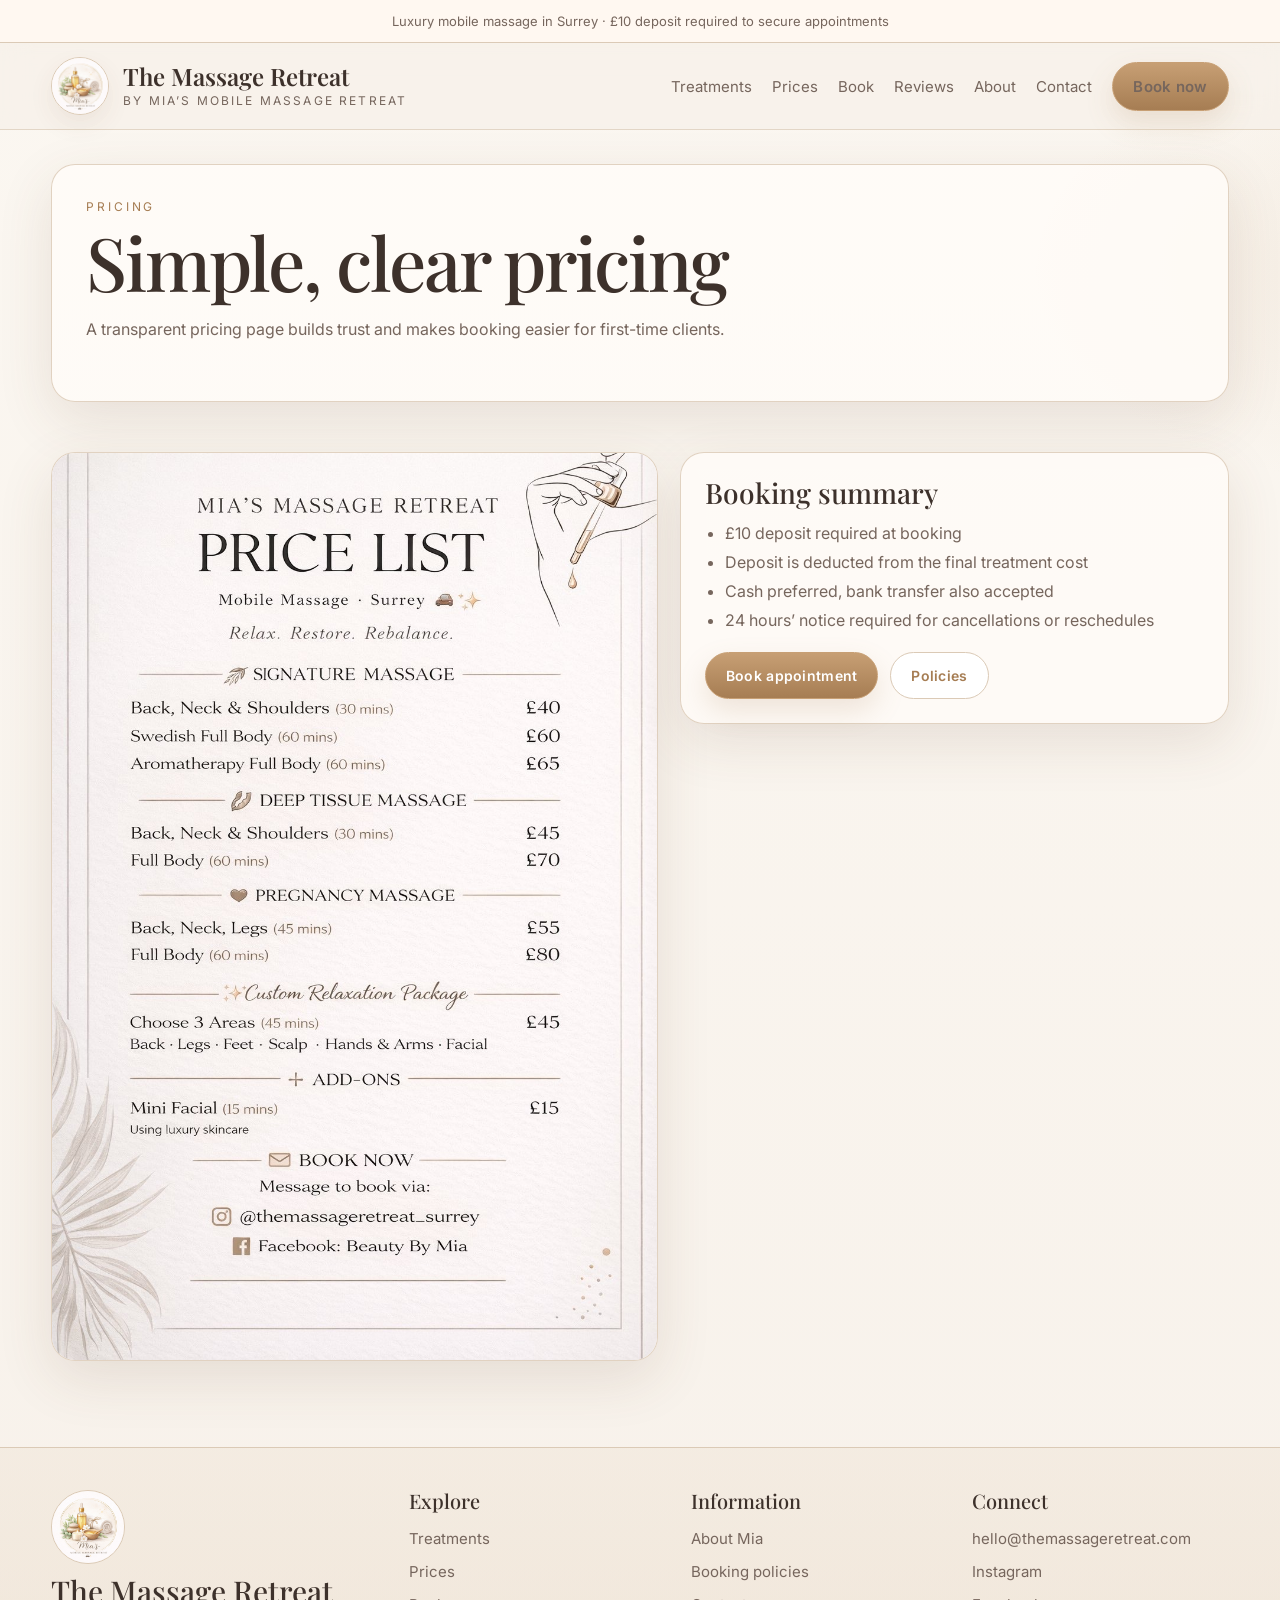
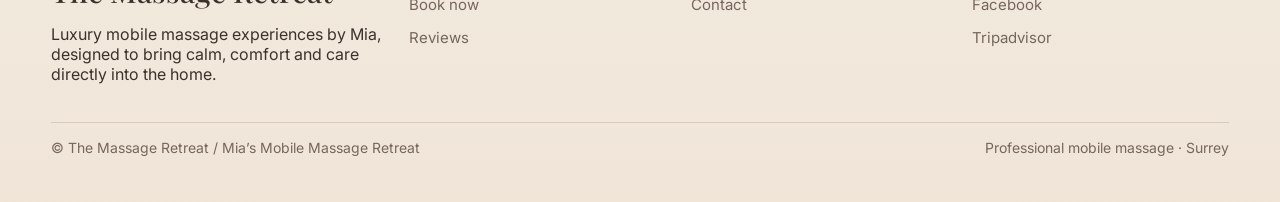
<file: prices.html>
<!doctype html>
<html lang="en">
<head>
  <meta charset="utf-8">
  <meta name="viewport" content="width=device-width,initial-scale=1">
  <title>Prices | The Massage Retreat</title>
  <meta name="description" content="Luxury mobile massage in Surrey by Mia. Relax, restore and rebalance from the comfort of your own home.">
  <link rel="preconnect" href="https://fonts.googleapis.com">
  <link rel="preconnect" href="https://fonts.gstatic.com" crossorigin>
  <link href="https://fonts.googleapis.com/css2?family=Inter:wght@400;500;600&family=Playfair+Display:wght@500;600&display=swap" rel="stylesheet">
  <link rel="stylesheet" href="/assets/styles.css">
</head>
<body>
  <div class="topbar"><div class="container topbar-inner">Luxury mobile massage in Surrey · £10 deposit required to secure appointments</div></div>
  <header class="site-header">
    <div class="container">
      <div class="nav">
        <a class="brand" href="/">
          <img src="/assets/logo-main.jpeg" alt="The Massage Retreat logo">
          <div><h2>The Massage Retreat</h2><p>by Mia’s Mobile Massage Retreat</p></div>
        </a>
        <nav class="nav-links">
          <a href="/treatments.html">Treatments</a>
          <a href="/prices.html">Prices</a>
          <a href="/book.html">Book</a>
          <a href="/reviews.html">Reviews</a>
          <a href="/about.html">About</a>
          <a href="/contact.html">Contact</a>
          <a class="btn" href="/book.html">Book now</a>
        </nav>
        <button class="mobile-menu-btn" data-menu-btn>Menu</button>
      </div>
      <div class="mobile-panel" data-mobile-panel>
        <a href="/treatments.html">Treatments</a>
        <a href="/prices.html">Prices</a>
        <a href="/book.html">Book</a>
        <a href="/reviews.html">Reviews</a>
        <a href="/about.html">About</a>
        <a href="/contact.html">Contact</a>
      </div>
    </div>
  </header>
  
<main class="page-hero"><div class="container"><div class="card reveal"><div class="eyebrow">Pricing</div><h1>Simple, clear pricing</h1><p class="lead">A transparent pricing page builds trust and makes booking easier for first-time clients.</p></div></div></main>
<section class="section">
  <div class="container booking-layout">
    <div class="card image-card reveal"><img src="/assets/pricing-card.jpeg" alt="Massage pricing"></div>
    <div class="card reveal"><h3>Booking summary</h3><ul><li>£10 deposit required at booking</li><li>Deposit is deducted from the final treatment cost</li><li>Cash preferred, bank transfer also accepted</li><li>24 hours’ notice required for cancellations or reschedules</li></ul><div style="margin-top:18px;display:flex;gap:12px;flex-wrap:wrap"><a class="btn" href="/book.html">Book appointment</a><a class="btn secondary" href="/policies.html">Policies</a></div></div>
  </div>
</section>

  <footer class="footer">
    <div class="container">
      <div class="footer-grid">
        <div class="footer-brand">
          <img src="/assets/logo-main.jpeg" alt="The Massage Retreat logo">
          <h3>The Massage Retreat</h3>
          <p>Luxury mobile massage experiences by Mia, designed to bring calm, comfort and care directly into the home.</p>
        </div>
        <div class="footer-col">
          <h4>Explore</h4>
          <a href="/treatments.html">Treatments</a>
          <a href="/prices.html">Prices</a>
          <a href="/book.html">Book now</a>
          <a href="/reviews.html">Reviews</a>
        </div>
        <div class="footer-col">
          <h4>Information</h4>
          <a href="/about.html">About Mia</a>
          <a href="/policies.html">Booking policies</a>
          <a href="/contact.html">Contact</a>
        </div>
        <div class="footer-col">
          <h4>Connect</h4>
          <a data-email-link href="mailto:hello@themassageretreat.com">hello@themassageretreat.com</a>
          <a data-phone-link class="hidden" href="#"></a>
          <a data-instagram-link href="#">Instagram</a>
          <a data-facebook-link href="#">Facebook</a>
          <a data-tripadvisor-link href="#">Tripadvisor</a>
        </div>
      </div>
      <div class="footer-bottom">
        <div>© The Massage Retreat / Mia’s Mobile Massage Retreat</div>
        <div>Professional mobile massage · Surrey</div>
      </div>
    </div>
  </footer>
  <script src="/assets/config.js"></script>
  <script src="/assets/script.js"></script>
</body>
</html>
</file>
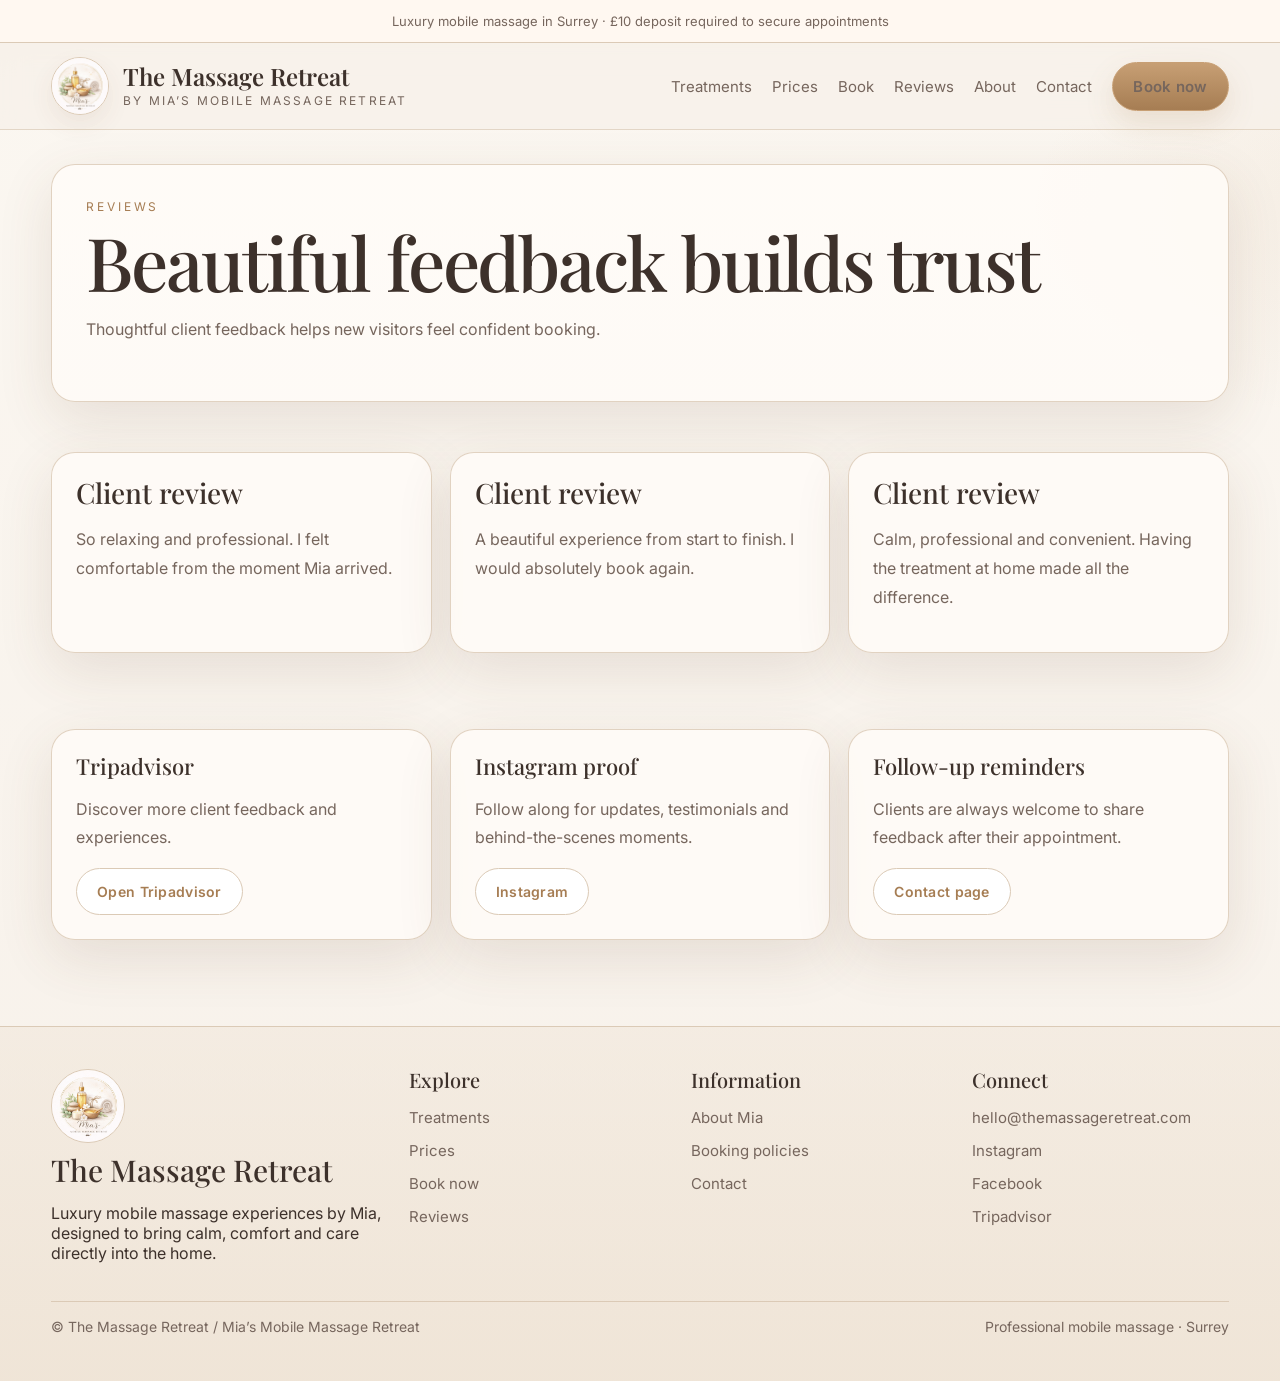
<file: reviews.html>
<!doctype html>
<html lang="en">
<head>
  <meta charset="utf-8">
  <meta name="viewport" content="width=device-width,initial-scale=1">
  <title>Reviews | The Massage Retreat</title>
  <meta name="description" content="Luxury mobile massage in Surrey by Mia. Relax, restore and rebalance from the comfort of your own home.">
  <link rel="preconnect" href="https://fonts.googleapis.com">
  <link rel="preconnect" href="https://fonts.gstatic.com" crossorigin>
  <link href="https://fonts.googleapis.com/css2?family=Inter:wght@400;500;600&family=Playfair+Display:wght@500;600&display=swap" rel="stylesheet">
  <link rel="stylesheet" href="/assets/styles.css">
</head>
<body>
  <div class="topbar"><div class="container topbar-inner">Luxury mobile massage in Surrey · £10 deposit required to secure appointments</div></div>
  <header class="site-header">
    <div class="container">
      <div class="nav">
        <a class="brand" href="/">
          <img src="/assets/logo-main.jpeg" alt="The Massage Retreat logo">
          <div><h2>The Massage Retreat</h2><p>by Mia’s Mobile Massage Retreat</p></div>
        </a>
        <nav class="nav-links">
          <a href="/treatments.html">Treatments</a>
          <a href="/prices.html">Prices</a>
          <a href="/book.html">Book</a>
          <a href="/reviews.html">Reviews</a>
          <a href="/about.html">About</a>
          <a href="/contact.html">Contact</a>
          <a class="btn" href="/book.html">Book now</a>
        </nav>
        <button class="mobile-menu-btn" data-menu-btn>Menu</button>
      </div>
      <div class="mobile-panel" data-mobile-panel>
        <a href="/treatments.html">Treatments</a>
        <a href="/prices.html">Prices</a>
        <a href="/book.html">Book</a>
        <a href="/reviews.html">Reviews</a>
        <a href="/about.html">About</a>
        <a href="/contact.html">Contact</a>
      </div>
    </div>
  </header>
  
<main class="page-hero"><div class="container"><div class="card reveal"><div class="eyebrow">Reviews</div><h1>Beautiful feedback builds trust</h1><p class="lead">Thoughtful client feedback helps new visitors feel confident booking.</p></div></div></main>
<section class="section"><div class="container grid-3"><div class="card reveal"><h3>Client review</h3><p data-review-1>So relaxing and professional. I felt comfortable from the moment Mia arrived.</p></div><div class="card reveal"><h3>Client review</h3><p data-review-2>A beautiful experience from start to finish. I would absolutely book again.</p></div><div class="card reveal"><h3>Client review</h3><p data-review-3>Calm, professional and convenient. Having the treatment at home made all the difference.</p></div></div></section>
<section class="section"><div class="container grid-3"><div class="card reveal"><h4>Tripadvisor</h4><p>Discover more client feedback and experiences.</p><a class="btn secondary" data-tripadvisor-link href="#">Open Tripadvisor</a></div><div class="card reveal"><h4>Instagram proof</h4><p>Follow along for updates, testimonials and behind-the-scenes moments.</p><a class="btn secondary" data-instagram-link href="#">Instagram</a></div><div class="card reveal"><h4>Follow-up reminders</h4><p>Clients are always welcome to share feedback after their appointment.</p><a class="btn secondary" href="/contact.html">Contact page</a></div></div></section>

  <footer class="footer">
    <div class="container">
      <div class="footer-grid">
        <div class="footer-brand">
          <img src="/assets/logo-main.jpeg" alt="The Massage Retreat logo">
          <h3>The Massage Retreat</h3>
          <p>Luxury mobile massage experiences by Mia, designed to bring calm, comfort and care directly into the home.</p>
        </div>
        <div class="footer-col">
          <h4>Explore</h4>
          <a href="/treatments.html">Treatments</a>
          <a href="/prices.html">Prices</a>
          <a href="/book.html">Book now</a>
          <a href="/reviews.html">Reviews</a>
        </div>
        <div class="footer-col">
          <h4>Information</h4>
          <a href="/about.html">About Mia</a>
          <a href="/policies.html">Booking policies</a>
          <a href="/contact.html">Contact</a>
        </div>
        <div class="footer-col">
          <h4>Connect</h4>
          <a data-email-link href="mailto:hello@themassageretreat.com">hello@themassageretreat.com</a>
          <a data-phone-link class="hidden" href="#"></a>
          <a data-instagram-link href="#">Instagram</a>
          <a data-facebook-link href="#">Facebook</a>
          <a data-tripadvisor-link href="#">Tripadvisor</a>
        </div>
      </div>
      <div class="footer-bottom">
        <div>© The Massage Retreat / Mia’s Mobile Massage Retreat</div>
        <div>Professional mobile massage · Surrey</div>
      </div>
    </div>
  </footer>
  <script src="/assets/config.js"></script>
  <script src="/assets/script.js"></script>
</body>
</html>
</file>
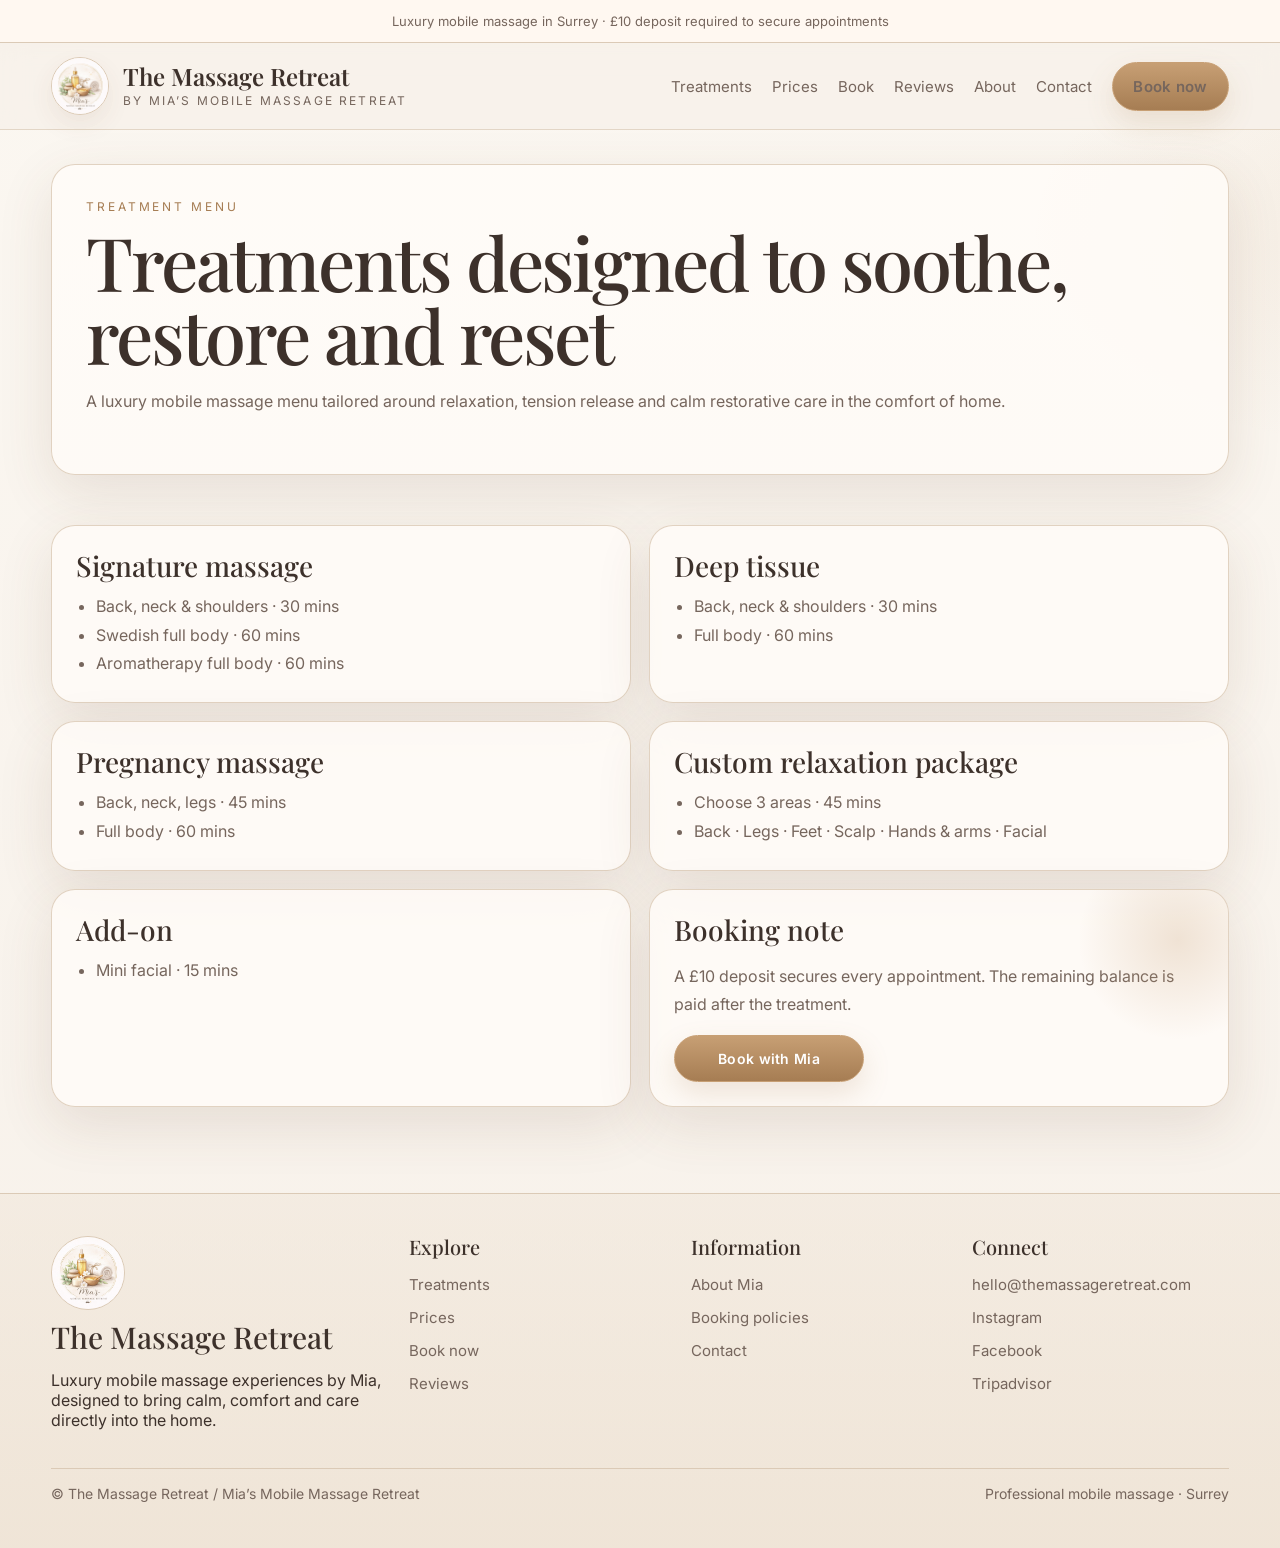
<file: treatments.html>
<!doctype html>
<html lang="en">
<head>
  <meta charset="utf-8">
  <meta name="viewport" content="width=device-width,initial-scale=1">
  <title>Treatments | The Massage Retreat</title>
  <meta name="description" content="Luxury mobile massage in Surrey by Mia. Relax, restore and rebalance from the comfort of your own home.">
  <link rel="preconnect" href="https://fonts.googleapis.com">
  <link rel="preconnect" href="https://fonts.gstatic.com" crossorigin>
  <link href="https://fonts.googleapis.com/css2?family=Inter:wght@400;500;600&family=Playfair+Display:wght@500;600&display=swap" rel="stylesheet">
  <link rel="stylesheet" href="/assets/styles.css">
</head>
<body>
  <div class="topbar"><div class="container topbar-inner">Luxury mobile massage in Surrey · £10 deposit required to secure appointments</div></div>
  <header class="site-header">
    <div class="container">
      <div class="nav">
        <a class="brand" href="/">
          <img src="/assets/logo-main.jpeg" alt="The Massage Retreat logo">
          <div><h2>The Massage Retreat</h2><p>by Mia’s Mobile Massage Retreat</p></div>
        </a>
        <nav class="nav-links">
          <a href="/treatments.html">Treatments</a>
          <a href="/prices.html">Prices</a>
          <a href="/book.html">Book</a>
          <a href="/reviews.html">Reviews</a>
          <a href="/about.html">About</a>
          <a href="/contact.html">Contact</a>
          <a class="btn" href="/book.html">Book now</a>
        </nav>
        <button class="mobile-menu-btn" data-menu-btn>Menu</button>
      </div>
      <div class="mobile-panel" data-mobile-panel>
        <a href="/treatments.html">Treatments</a>
        <a href="/prices.html">Prices</a>
        <a href="/book.html">Book</a>
        <a href="/reviews.html">Reviews</a>
        <a href="/about.html">About</a>
        <a href="/contact.html">Contact</a>
      </div>
    </div>
  </header>
  
<main class="page-hero"><div class="container"><div class="card reveal"><div class="eyebrow">Treatment menu</div><h1>Treatments designed to soothe, restore and reset</h1><p class="lead">A luxury mobile massage menu tailored around relaxation, tension release and calm restorative care in the comfort of home.</p></div></div></main>
<section class="section">
  <div class="container grid-2">
    <div class="card reveal"><h3>Signature massage</h3><ul><li>Back, neck & shoulders · 30 mins</li><li>Swedish full body · 60 mins</li><li>Aromatherapy full body · 60 mins</li></ul></div>
    <div class="card reveal"><h3>Deep tissue</h3><ul><li>Back, neck & shoulders · 30 mins</li><li>Full body · 60 mins</li></ul></div>
    <div class="card reveal"><h3>Pregnancy massage</h3><ul><li>Back, neck, legs · 45 mins</li><li>Full body · 60 mins</li></ul></div>
    <div class="card reveal"><h3>Custom relaxation package</h3><ul><li>Choose 3 areas · 45 mins</li><li>Back · Legs · Feet · Scalp · Hands & arms · Facial</li></ul></div>
    <div class="card reveal"><h3>Add-on</h3><ul><li>Mini facial · 15 mins</li></ul></div>
    <div class="card reveal callout"><h3>Booking note</h3><p>A £10 deposit secures every appointment. The remaining balance is paid after the treatment.</p><a class="btn" href="/book.html">Book with Mia</a></div>
  </div>
</section>

  <footer class="footer">
    <div class="container">
      <div class="footer-grid">
        <div class="footer-brand">
          <img src="/assets/logo-main.jpeg" alt="The Massage Retreat logo">
          <h3>The Massage Retreat</h3>
          <p>Luxury mobile massage experiences by Mia, designed to bring calm, comfort and care directly into the home.</p>
        </div>
        <div class="footer-col">
          <h4>Explore</h4>
          <a href="/treatments.html">Treatments</a>
          <a href="/prices.html">Prices</a>
          <a href="/book.html">Book now</a>
          <a href="/reviews.html">Reviews</a>
        </div>
        <div class="footer-col">
          <h4>Information</h4>
          <a href="/about.html">About Mia</a>
          <a href="/policies.html">Booking policies</a>
          <a href="/contact.html">Contact</a>
        </div>
        <div class="footer-col">
          <h4>Connect</h4>
          <a data-email-link href="mailto:hello@themassageretreat.com">hello@themassageretreat.com</a>
          <a data-phone-link class="hidden" href="#"></a>
          <a data-instagram-link href="#">Instagram</a>
          <a data-facebook-link href="#">Facebook</a>
          <a data-tripadvisor-link href="#">Tripadvisor</a>
        </div>
      </div>
      <div class="footer-bottom">
        <div>© The Massage Retreat / Mia’s Mobile Massage Retreat</div>
        <div>Professional mobile massage · Surrey</div>
      </div>
    </div>
  </footer>
  <script src="/assets/config.js"></script>
  <script src="/assets/script.js"></script>
</body>
</html>
</file>
<file: assets/styles.css>
:root{
  --bg:#f7f1ea; --card:rgba(255,252,248,.82); --text:#3d312b; --muted:#76665d;
  --line:#dbcab6; --accent:#c79f74; --accent-deep:#a67d53; --accent-soft:#f1e3d3;
  --shadow:0 18px 55px rgba(96,68,43,.12); --shadow-soft:0 10px 24px rgba(96,68,43,.08);
  --radius:28px;
}
*{box-sizing:border-box}
html{scroll-behavior:smooth}
body{
  margin:0;font-family:Inter,ui-sans-serif,system-ui,-apple-system,BlinkMacSystemFont,"Segoe UI",sans-serif;color:var(--text);
  background:
    radial-gradient(900px 520px at -10% -10%, rgba(199,159,116,.18), transparent 45%),
    radial-gradient(900px 520px at 110% 15%, rgba(199,159,116,.12), transparent 42%),
    linear-gradient(180deg,#fbf7f1 0%, #f7f1ea 100%);
}
img{max-width:100%;display:block}
a{text-decoration:none;color:inherit}
.container{width:min(1200px,92vw);margin:0 auto}
.glass{background:var(--card);backdrop-filter:blur(18px);border:1px solid rgba(219,202,182,.86);box-shadow:var(--shadow)}
.topbar{background:#fff8f1;border-bottom:1px solid var(--line);color:var(--muted);font-size:13px}
.topbar-inner{min-height:42px;display:flex;align-items:center;justify-content:center;text-align:center;padding:8px 0}
.site-header{position:sticky;top:0;z-index:50;background:rgba(247,241,234,.82);backdrop-filter:blur(14px);border-bottom:1px solid rgba(219,202,182,.7)}
.nav{min-height:86px;display:flex;align-items:center;justify-content:space-between;gap:20px}
.brand{display:flex;align-items:center;gap:14px;min-width:0}
.brand img{width:58px;height:58px;border-radius:50%;object-fit:cover;border:1px solid var(--line);box-shadow:var(--shadow-soft)}
.brand h2{margin:0;font:600 24px/1.05 "Playfair Display",Georgia,serif}
.brand p{margin:4px 0 0;color:var(--muted);font-size:12px;letter-spacing:.18em;text-transform:uppercase}
.nav-links{display:flex;align-items:center;gap:20px;flex-wrap:wrap}
.nav-links a{color:var(--muted);font-size:15px}
.nav-links a:hover{color:var(--text)}
.btn{display:inline-flex;align-items:center;justify-content:center;gap:10px;padding:14px 20px;border-radius:999px;border:1px solid var(--accent);background:linear-gradient(180deg,var(--accent),var(--accent-deep));color:white;box-shadow:0 12px 28px rgba(166,125,83,.18);font-size:14px;font-weight:600;letter-spacing:.02em;transition:transform .18s ease, box-shadow .18s ease}
.btn:hover{transform:translateY(-1px);box-shadow:0 16px 34px rgba(166,125,83,.22)}
.btn.secondary{background:white;color:var(--accent-deep);border-color:var(--line);box-shadow:none}
.mobile-menu-btn{display:none;border:1px solid var(--line);background:white;border-radius:14px;padding:10px 12px;color:var(--text)}
.mobile-panel{display:none;padding-bottom:18px}
.mobile-panel a{display:block;padding:12px 0;border-top:1px solid var(--line);color:var(--muted)}
.section{padding:38px 0}
.hero{padding:38px 0 24px}
.hero-grid{display:grid;grid-template-columns:1.06fr .94fr;gap:28px;align-items:stretch}
.hero-copy{padding:46px 44px}
.eyebrow{color:var(--accent-deep);font-size:12px;letter-spacing:.24em;text-transform:uppercase;margin-bottom:12px}
h1{margin:0 0 16px;font:500 clamp(44px,6vw,74px)/.98 "Playfair Display",Georgia,serif;letter-spacing:-.03em}
.lead{font-size:19px;line-height:1.8;color:var(--muted);margin:0 0 24px}
.hero-actions{display:flex;gap:12px;flex-wrap:wrap}
.inline-tags{display:flex;gap:10px;flex-wrap:wrap;margin-top:20px}
.tag{display:inline-flex;align-items:center;padding:9px 12px;border-radius:999px;border:1px solid var(--line);background:#fff8f1;color:var(--accent-deep);font-size:13px}
.hero-visual{min-height:620px;overflow:hidden;border-radius:var(--radius);position:relative}
.hero-visual img{width:100%;height:100%;object-fit:cover}
.hero-overlay{position:absolute;inset:0;background:linear-gradient(180deg, rgba(61,49,43,.05), rgba(61,49,43,.32))}
.floating-card{position:absolute;right:22px;bottom:22px;left:22px;border-radius:22px;padding:18px 20px;background:rgba(255,252,248,.85);backdrop-filter:blur(12px);border:1px solid rgba(255,255,255,.6);box-shadow:var(--shadow)}
.floating-card strong{display:block;margin-bottom:6px;font-family:"Playfair Display",Georgia,serif;font-size:24px}
.marquee-wrap{border-top:1px solid var(--line);border-bottom:1px solid var(--line);background:rgba(255,255,255,.55);overflow:hidden}
.marquee{display:flex;gap:32px;white-space:nowrap;padding:14px 0;animation:scroll 18s linear infinite;color:var(--muted);font-size:13px;text-transform:uppercase;letter-spacing:.2em}
@keyframes scroll{from{transform:translateX(0)}to{transform:translateX(-50%)}}
.section-head{display:flex;justify-content:space-between;gap:18px;align-items:end;margin-bottom:20px;flex-wrap:wrap}
.section-title{margin:0;font:500 clamp(32px,4vw,46px)/1.04 "Playfair Display",Georgia,serif}
.section-copy{color:var(--muted);font-size:18px;line-height:1.75;max-width:64ch}
.grid-3,.grid-2,.grid-4{display:grid;gap:18px}
.grid-3{grid-template-columns:repeat(3,1fr)} .grid-2{grid-template-columns:repeat(2,1fr)} .grid-4{grid-template-columns:repeat(4,1fr)}
.card{border-radius:24px;padding:24px;background:var(--card);border:1px solid rgba(219,202,182,.82);box-shadow:var(--shadow)}
.card h3{margin:0 0 10px;font:500 28px/1.14 "Playfair Display",Georgia,serif}
.card h4{margin:0 0 10px;font:500 22px/1.14 "Playfair Display",Georgia,serif}
.card p,.card li{color:var(--muted);font-size:16px;line-height:1.8}
.card ul{margin:10px 0 0;padding-left:20px}
.icon{width:46px;height:46px;border-radius:16px;border:1px solid var(--line);background:var(--accent-soft);display:grid;place-items:center;color:var(--accent-deep);font-size:20px;margin-bottom:14px}
.image-card{padding:0;overflow:hidden}
.image-card img{width:100%;height:100%;object-fit:cover}
.stat-row{display:grid;grid-template-columns:repeat(3,1fr);gap:16px}
.stat{text-align:center;padding:24px}
.stat strong{display:block;font:500 40px/1 "Playfair Display",Georgia,serif}
.booking-layout{display:grid;grid-template-columns:1.05fr .95fr;gap:22px;align-items:start}
.note{background:#fff7ef;border:1px solid var(--line);border-radius:18px;padding:16px 18px;color:var(--muted);font-size:15px;line-height:1.75}
.booking-shell{min-height:620px;padding:0;overflow:hidden}
.booking-placeholder{padding:28px}
.review-slider{position:relative;overflow:hidden}
.review-track{display:flex;transition:transform .45s ease}
.review-slide{min-width:100%}
.review-quote{font:500 28px/1.4 "Playfair Display",Georgia,serif;color:var(--text);margin:0 0 14px}
.review-meta{color:var(--muted);font-size:15px}
.review-controls{display:flex;gap:10px;margin-top:18px}
.review-btn{border:1px solid var(--line);background:white;border-radius:999px;padding:10px 14px;cursor:pointer}
.callout{position:relative;overflow:hidden}
.callout:before{content:"";position:absolute;right:-60px;top:-60px;width:220px;height:220px;border-radius:50%;background:radial-gradient(circle, rgba(199,159,116,.26), transparent 64%)}
.footer{margin-top:48px;padding:42px 0 46px;border-top:1px solid var(--line);background:linear-gradient(180deg, rgba(239,228,214,.45), rgba(239,228,214,.95))}
.footer-grid{display:grid;grid-template-columns:1.3fr 1fr 1fr 1fr;gap:24px}
.footer-brand img{width:74px;height:74px;border-radius:50%;border:1px solid var(--line)}
.footer-brand h3{margin:12px 0 10px;font:500 30px/1.05 "Playfair Display",Georgia,serif}
.footer-col h4{margin:0 0 12px;font:500 20px/1.12 "Playfair Display",Georgia,serif}
.footer-col a,.footer-col p{display:block;color:var(--muted);font-size:15px;line-height:1.8;margin:0 0 6px}
.footer-bottom{margin-top:22px;padding-top:16px;border-top:1px solid var(--line);display:flex;justify-content:space-between;gap:14px;flex-wrap:wrap;color:var(--muted);font-size:14px}
.page-hero{padding:34px 0 12px}
.page-hero .card{padding:34px}
.form-grid{display:grid;gap:14px}
.input, textarea, select{width:100%;padding:15px 16px;border-radius:16px;border:1px solid var(--line);background:white;color:var(--text);font:inherit}
textarea{min-height:160px;resize:vertical}
.hidden{display:none!important}
.reveal{opacity:0;transform:translateY(18px);transition:opacity .6s ease, transform .6s ease}
.reveal.in{opacity:1;transform:none}
.trust-strip{display:grid;grid-template-columns:repeat(4,1fr);gap:14px}
.trust-item{text-align:center;padding:18px 16px;border-radius:20px}
@media (max-width: 1000px){
  .hero-grid,.booking-layout,.grid-3,.grid-2,.grid-4,.footer-grid,.trust-strip,.stat-row{grid-template-columns:1fr}
  .hero-visual{min-height:360px}
  .nav-links{display:none}
  .mobile-menu-btn{display:block}
  .mobile-panel.open{display:block}
  h1{font-size:46px}
}

.booking-layout .card h3 + p{margin-top:0}
.callout .btn{min-width:190px}
</file>
